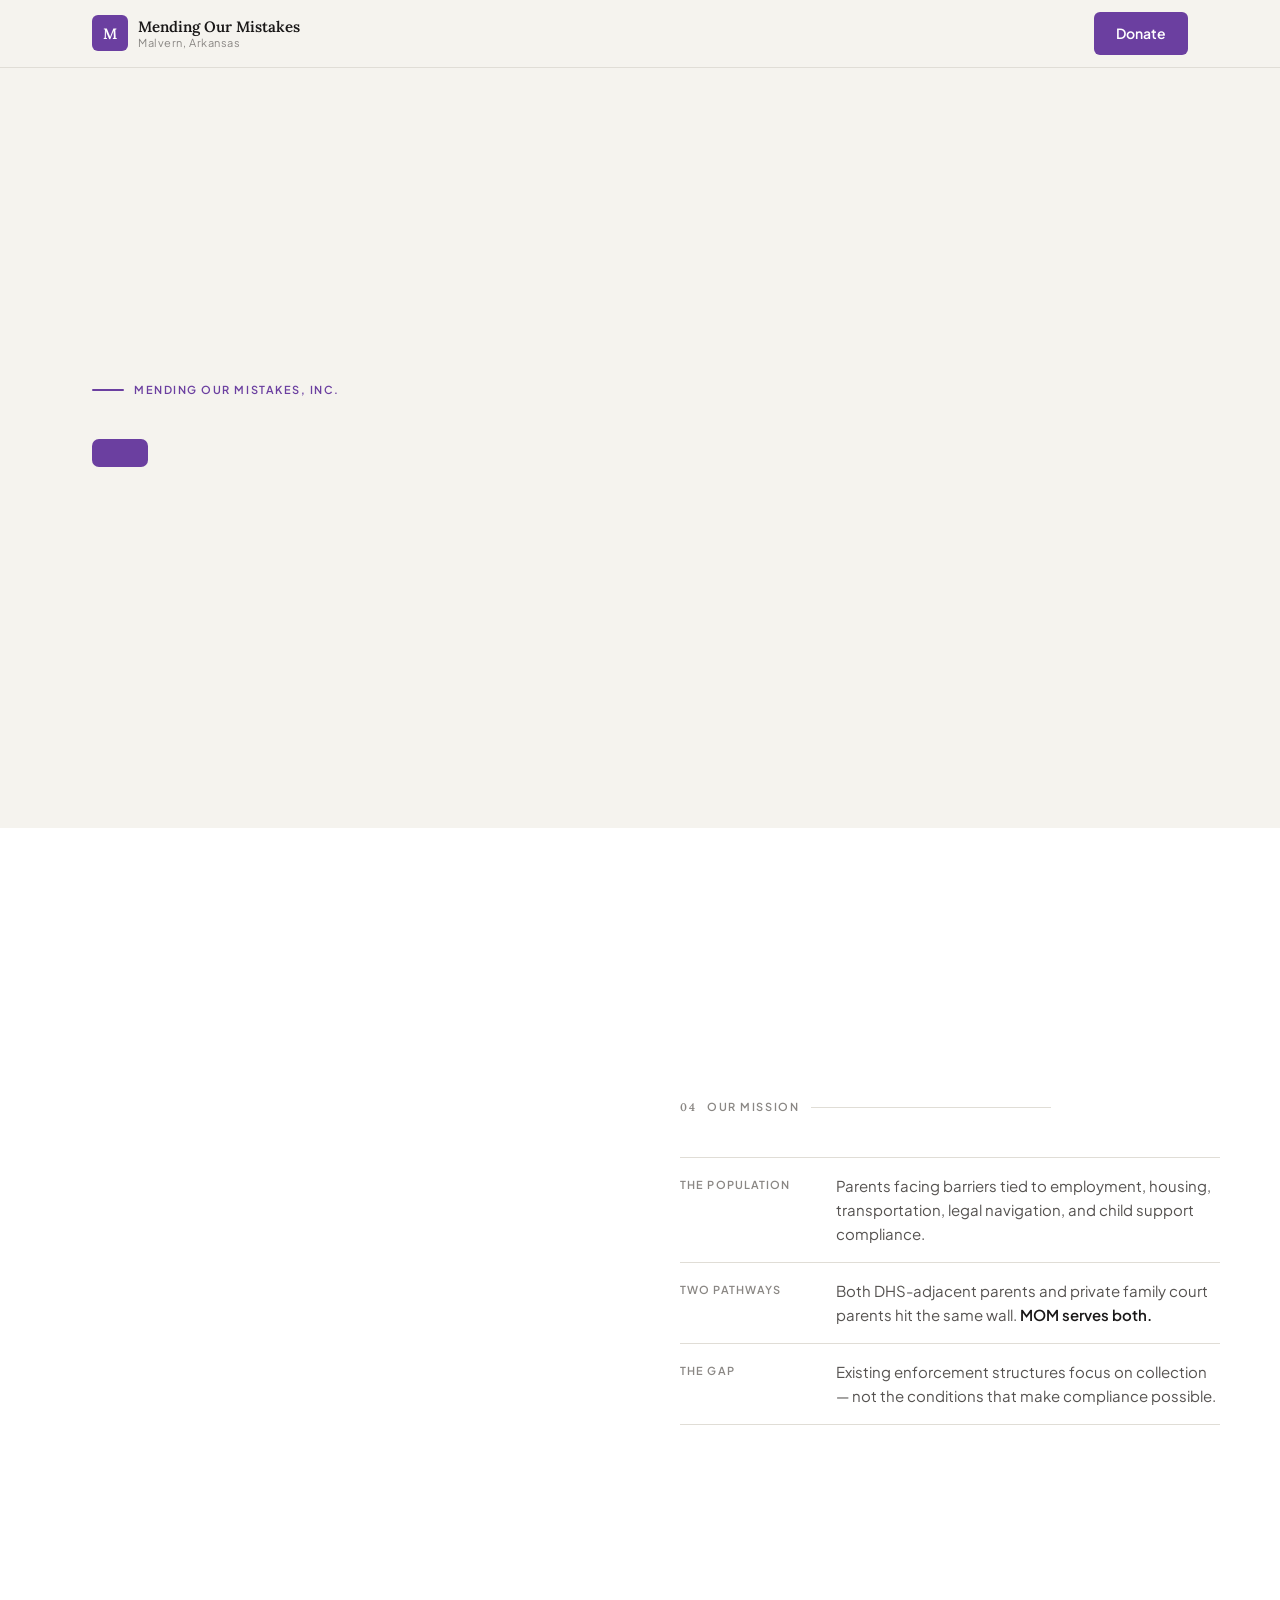
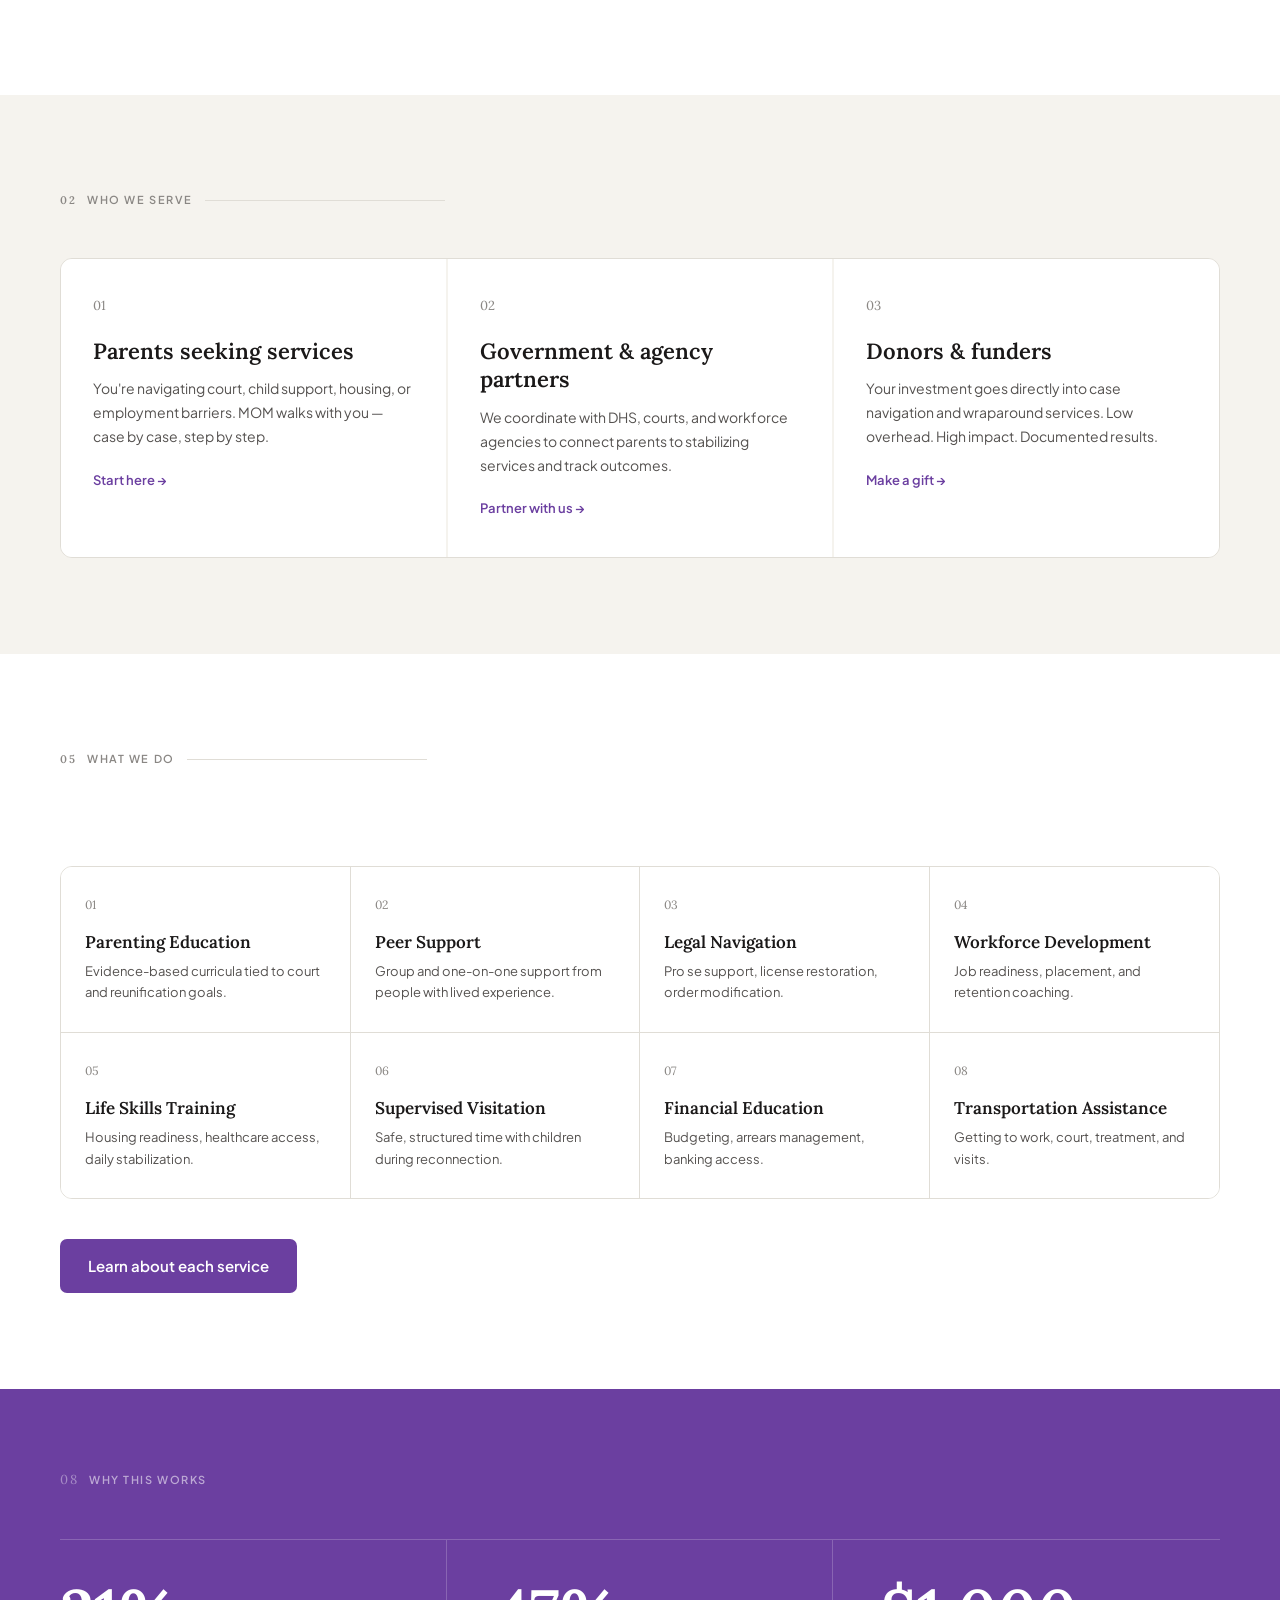
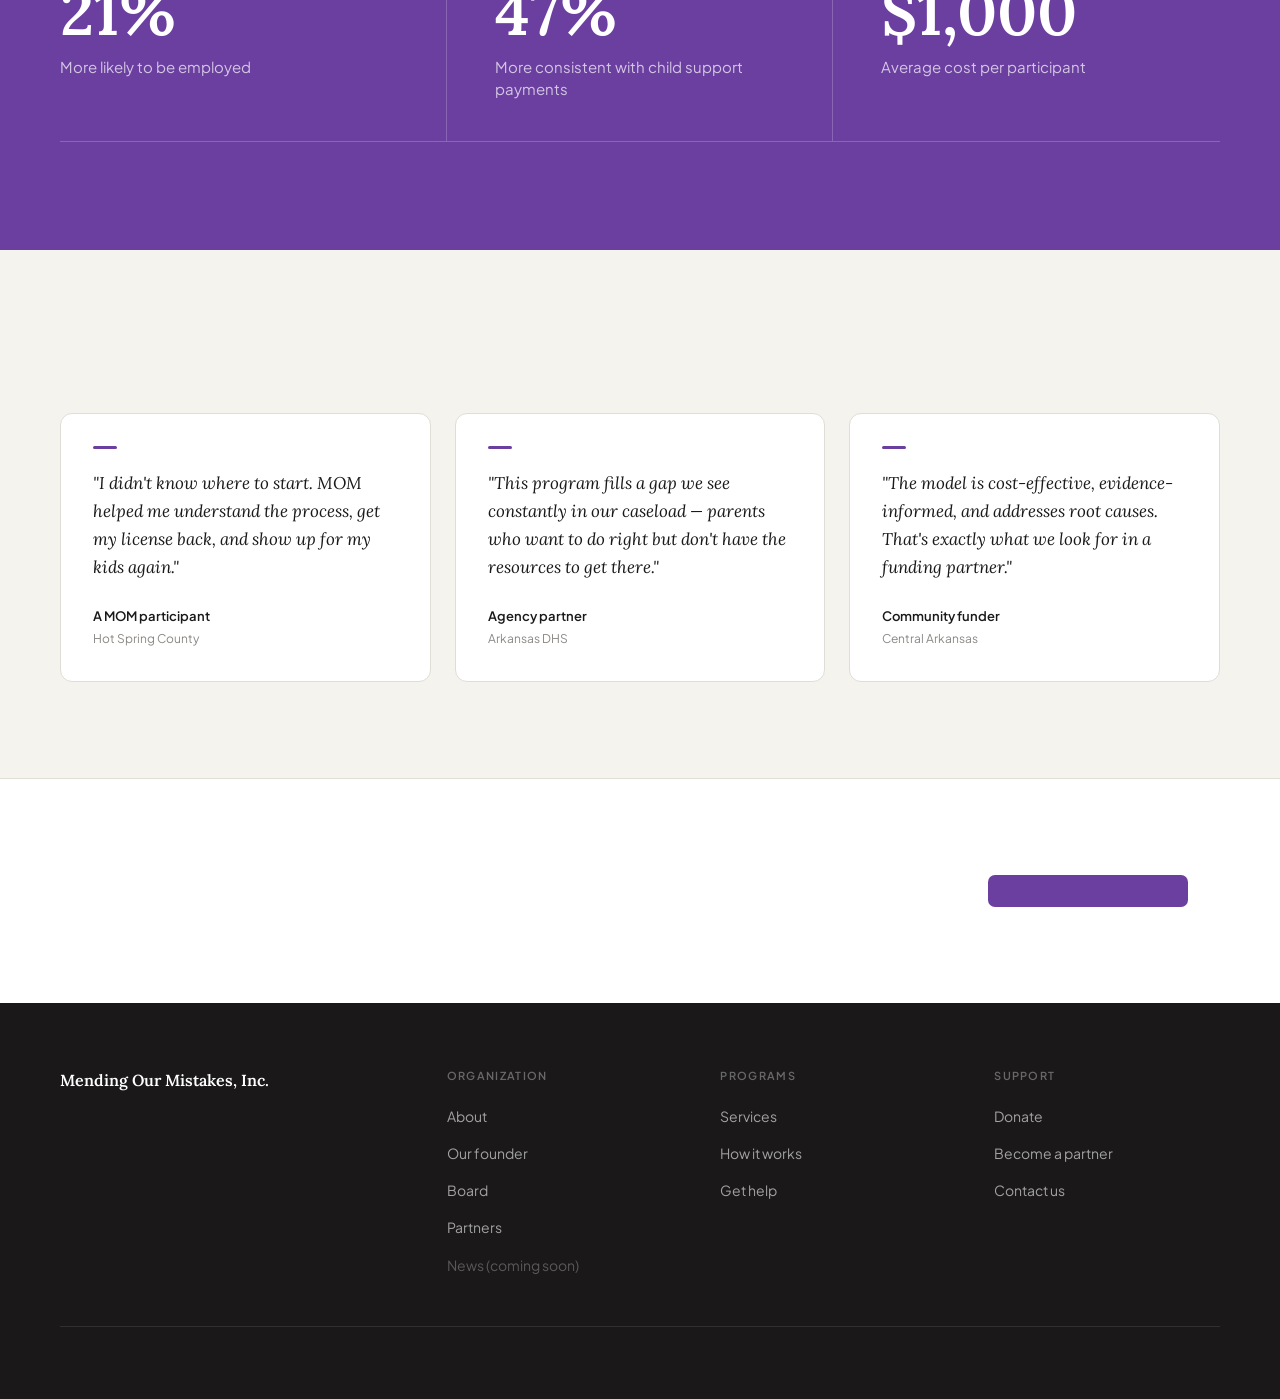
<file: index.html>
<!DOCTYPE html>
<html lang="en">
<head>
  <meta charset="UTF-8">
  <meta name="viewport" content="width=device-width, initial-scale=1.0">
  <title>Mending Our Mistakes — Malvern, Arkansas</title>
  <meta name="description" content="Mending Our Mistakes supports noncustodial parents navigating family court in Arkansas with case navigation, employment support, legal guidance, and more.">
  <link rel="preconnect" href="https://fonts.googleapis.com">
  <link rel="preconnect" href="https://fonts.gstatic.com" crossorigin>
  <link href="https://fonts.googleapis.com/css2?family=Lora:ital,wght@0,400;0,600;1,400;1,600&family=Plus+Jakarta+Sans:wght@400;500;600&display=swap" rel="stylesheet">
  <link rel="stylesheet" href="style.css">
</head>
<body>

  <a href="#main-content" class="skip-link">Skip to main content</a>

  <div class="nav-overlay" id="navOverlay" aria-hidden="true"></div>

  <nav aria-label="Main navigation">
    <div class="nav-inner">
      <a href="index.html" class="nav-logo" aria-label="Mending Our Mistakes home">
        <div class="nav-logo-mark"><span>M</span></div>
        <div class="nav-logo-text">
          Mending Our Mistakes
          <small>Malvern, Arkansas</small>
        </div>
      </a>
      <ul class="nav-links" role="list"></ul>
      <a href="donate.html" class="btn-donate">Donate</a>
      <button class="nav-mobile-toggle" aria-label="Open menu" aria-expanded="false">
        <span></span><span></span><span></span>
      </button>
    </div>
  </nav>

  <section class="hero" aria-label="Hero">
    <div class="hero-media" aria-hidden="true">
      <video
        class="hero-video"
        autoplay
        muted
        loop
        playsinline
        poster="[data-uri]"
      >
        <!-- Replace this source with your broll video file, e.g. video/hero.mp4 -->
        <!-- <source src="video/hero.mp4" type="video/mp4"> -->
      </video>
      <img
        class="hero-fallback"
        src="[data-uri]"
        alt=""
        aria-hidden="true"
      >
    </div>
    <div class="hero-overlay"></div>
    <div class="hero-inner">
      <div class="hero-eyebrow">
        <div class="hero-eyebrow-line"></div>
        <span>Mending Our Mistakes, Inc.</span>
      </div>
      <h1></h1>
      <p class="hero-sub"></p>
      <div class="hero-ctas">
        <a href="get-help.html" class="btn-primary"></a>
        <a href="donate.html" class="btn-outline"></a>
      </div>
      <p class="hero-location"></p>
    </div>
    <button
      class="hero-video-toggle"
      id="videoToggle"
      aria-label="Pause background video"
      aria-pressed="false"
      title="Pause background video"
    >
      <svg class="icon-pause" width="14" height="14" viewBox="0 0 16 16" fill="currentColor" aria-hidden="true" focusable="false">
        <rect x="3" y="2" width="4" height="12" rx="1"/>
        <rect x="9" y="2" width="4" height="12" rx="1"/>
      </svg>
      <svg class="icon-play" width="14" height="14" viewBox="0 0 16 16" fill="currentColor" aria-hidden="true" focusable="false" style="display:none">
        <path d="M4 2.5a1 1 0 0 1 1.5-.87l8 5.5a1 1 0 0 1 0 1.74l-8 5.5A1 1 0 0 1 4 13.5v-11z"/>
      </svg>
    </button>
  </section>

  <section class="mission" id="main-content" aria-labelledby="mission-heading">
    <div class="section-inner">
      <div class="mission-layout">
        <div class="mission-image">
          <img
            src="[data-uri]"
            alt=""
            loading="lazy"
          >
        </div>
        <div class="mission-text">
          <div class="section-label">
            <span id="missionLabel"><span class="section-num" id="missionNum">04</span>&nbsp;&nbsp;<span id="missionLabelText">Our mission</span></span>
          </div>
          <h2 class="display" id="mission-heading"></h2>
          <p id="aboutMissionBodyHome"></p>
          <dl class="mission-detail-list">
            <div class="mission-detail-item">
              <dt>The population</dt>
              <dd>Parents facing barriers tied to employment, housing, transportation, legal navigation, and child support compliance.</dd>
            </div>
            <div class="mission-detail-item">
              <dt>Two pathways</dt>
              <dd>Both DHS-adjacent parents and private family court parents hit the same wall. <strong>MOM serves both.</strong></dd>
            </div>
            <div class="mission-detail-item">
              <dt>The gap</dt>
              <dd>Existing enforcement structures focus on collection — not the conditions that make compliance possible.</dd>
            </div>
          </dl>
        </div>
      </div>
    </div>
  </section>

  <section class="serve" aria-labelledby="serve-heading">
    <div class="section-inner">
      <div class="section-label">
        <span id="serveLabel"><span class="section-num" id="serveNum">02</span>&nbsp;&nbsp;<span id="serveLabelText">Who we serve</span></span>
      </div>
      <h2 class="display" id="serve-heading"></h2>
      <div class="serve-grid">
        <div class="serve-card">
          <div class="serve-card-num">01</div>
          <h3>Parents seeking services</h3>
          <p>You're navigating court, child support, housing, or employment barriers. MOM walks with you — case by case, step by step.</p>
          <a href="get-help.html" class="serve-link">Start here &rarr;</a>
        </div>
        <div class="serve-card">
          <div class="serve-card-num">02</div>
          <h3>Government &amp; agency partners</h3>
          <p>We coordinate with DHS, courts, and workforce agencies to connect parents to stabilizing services and track outcomes.</p>
          <a href="partners.html" class="serve-link">Partner with us &rarr;</a>
        </div>
        <div class="serve-card">
          <div class="serve-card-num">03</div>
          <h3>Donors &amp; funders</h3>
          <p>Your investment goes directly into case navigation and wraparound services. Low overhead. High impact. Documented results.</p>
          <a href="donate.html" class="serve-link">Make a gift &rarr;</a>
        </div>
      </div>
    </div>
  </section>

  <section class="services" aria-labelledby="services-heading">
    <div class="section-inner">
      <div class="services-intro">
        <div>
          <div class="section-label">
            <span id="servicesLabel"><span class="section-num" id="servicesNum">05</span>&nbsp;&nbsp;<span id="servicesLabelText">What we do</span></span>
          </div>
          <h2 class="display" id="services-heading"></h2>
        </div>
        <p class="services-desc" id="servicesDesc"></p>
      </div>
      <div class="services-grid">
        <div class="service-card">
          <div class="service-num">01</div>
          <h3>Parenting Education</h3>
          <p>Evidence-based curricula tied to court and reunification goals.</p>
        </div>
        <div class="service-card">
          <div class="service-num">02</div>
          <h3>Peer Support</h3>
          <p>Group and one-on-one support from people with lived experience.</p>
        </div>
        <div class="service-card">
          <div class="service-num">03</div>
          <h3>Legal Navigation</h3>
          <p>Pro se support, license restoration, order modification.</p>
        </div>
        <div class="service-card">
          <div class="service-num">04</div>
          <h3>Workforce Development</h3>
          <p>Job readiness, placement, and retention coaching.</p>
        </div>
        <div class="service-card">
          <div class="service-num">05</div>
          <h3>Life Skills Training</h3>
          <p>Housing readiness, healthcare access, daily stabilization.</p>
        </div>
        <div class="service-card">
          <div class="service-num">06</div>
          <h3>Supervised Visitation</h3>
          <p>Safe, structured time with children during reconnection.</p>
        </div>
        <div class="service-card">
          <div class="service-num">07</div>
          <h3>Financial Education</h3>
          <p>Budgeting, arrears management, banking access.</p>
        </div>
        <div class="service-card">
          <div class="service-num">08</div>
          <h3>Transportation Assistance</h3>
          <p>Getting to work, court, treatment, and visits.</p>
        </div>
      </div>
      <div class="services-cta">
        <a href="services.html" class="btn-primary">Learn about each service</a>
        <a href="get-help.html" class="btn-outline">Apply for services</a>
      </div>
    </div>
  </section>

  <section class="stats" aria-labelledby="stats-heading">
    <div class="stats-inner">
      <p class="stats-eyebrow" id="statsEyebrow"><span class="section-num" style="color:rgba(255,255,255,0.4);" id="statsNum">08</span>&nbsp;&nbsp;<span id="statsEyebrowText">Why this works</span></p>
      <h2 class="display" id="stats-heading" style="color:#fff; margin-bottom:8px;"></h2>
      <p id="statsIntro" style="color:rgba(255,255,255,0.65); font-size:16px; line-height:1.6;"></p>
      <div class="stats-grid">
        <div class="stat-item">
          <div class="num">21%</div>
          <div class="label">More likely to be employed</div>
        </div>
        <div class="stat-item">
          <div class="num">47%</div>
          <div class="label">More consistent with child support payments</div>
        </div>
        <div class="stat-item">
          <div class="num">$1,000</div>
          <div class="label">Average cost per participant</div>
        </div>
      </div>
      <p class="stats-source" id="statsSource"></p>
    </div>
  </section>

  <section class="testimonials" aria-labelledby="testimonials-heading">
    <div class="section-inner">
      <div class="section-label">
        <span id="testimonialsLabel">Voices</span>
      </div>
      <h2 class="display" id="testimonials-heading"></h2>
      <div class="testimonials-grid">
        <div class="testimonial-card">
          <div class="testimonial-mark"></div>
          <p class="testimonial-quote">"I didn't know where to start. MOM helped me understand the process, get my license back, and show up for my kids again."</p>
          <div class="testimonial-name">A MOM participant</div>
          <div class="testimonial-detail">Hot Spring County</div>
        </div>
        <div class="testimonial-card">
          <div class="testimonial-mark"></div>
          <p class="testimonial-quote">"This program fills a gap we see constantly in our caseload — parents who want to do right but don't have the resources to get there."</p>
          <div class="testimonial-name">Agency partner</div>
          <div class="testimonial-detail">Arkansas DHS</div>
        </div>
        <div class="testimonial-card">
          <div class="testimonial-mark"></div>
          <p class="testimonial-quote">"The model is cost-effective, evidence-informed, and addresses root causes. That's exactly what we look for in a funding partner."</p>
          <div class="testimonial-name">Community funder</div>
          <div class="testimonial-detail">Central Arkansas</div>
        </div>
      </div>
    </div>
  </section>

  <div class="donate-cta" role="region" aria-label="Donate">
    <div class="donate-cta-inner">
      <div>
        <h2></h2>
        <p id="donateCTABody"></p>
      </div>
      <div class="donate-cta-actions">
        <a href="donate.html" class="btn-primary btn-large" id="donateCTAPrimary"></a>
        <a href="about.html" class="btn-outline btn-large" id="donateCTASecondary"></a>
      </div>
    </div>
  </div>

  <div id="additionalBlocksAnchor"></div>

  <footer>
    <div class="footer-inner">
      <div class="footer-top">
        <div class="footer-brand">
          <div class="footer-logo-text">Mending Our Mistakes, Inc.</div>
          <p id="footerTagline"></p>
        </div>
        <div class="footer-col">
          <h4>Organization</h4>
          <ul>
            <li><a href="about.html">About</a></li>
            <li><a href="about.html#rachel">Our founder</a></li>
            <li><a href="about.html#board">Board</a></li>
            <li><a href="partners.html">Partners</a></li>
            <li><span class="coming">News (coming soon)</span></li>
          </ul>
        </div>
        <div class="footer-col">
          <h4>Programs</h4>
          <ul>
            <li><a href="services.html">Services</a></li>
            <li><a href="how-it-works.html">How it works</a></li>
            <li><a href="get-help.html">Get help</a></li>
          </ul>
        </div>
        <div class="footer-col">
          <h4>Support</h4>
          <ul>
            <li><a href="donate.html">Donate</a></li>
            <li><a href="partners.html">Become a partner</a></li>
            <li><a href="mailto:info@mendingourmistakes.org">Contact us</a></li>
          </ul>
        </div>
      </div>
      <div class="footer-bottom">
        <span id="footerCopyright"></span>
        <span id="footerCounties"></span>
      </div>
    </div>
  </footer>

  <script src="blocks.js"></script>
  <script src="seo.js"></script>
  <script src="animations.js"></script>
  <script src="nav.js"></script>
  <script src="home.js"></script>
  <script>
    // Mobile nav toggle with overlay
    const navToggle = document.querySelector('.nav-mobile-toggle');
    const navLinks = document.querySelector('.nav-links');
    const navOverlay = document.getElementById('navOverlay');

    function openNav() {
      navLinks.classList.add('mobile-open');
      navOverlay.style.display = 'block';
      requestAnimationFrame(() => navOverlay.classList.add('open'));
      navToggle.setAttribute('aria-expanded', 'true');
      navToggle.setAttribute('aria-label', 'Close menu');
      document.body.style.overflow = 'hidden';
    }

    function closeNav() {
      navLinks.classList.remove('mobile-open');
      navOverlay.classList.remove('open');
      navOverlay.addEventListener('transitionend', () => {
        navOverlay.style.display = 'none';
      }, { once: true });
      navToggle.setAttribute('aria-expanded', 'false');
      navToggle.setAttribute('aria-label', 'Open menu');
      document.body.style.overflow = '';
    }

    navToggle.addEventListener('click', () => {
      navLinks.classList.contains('mobile-open') ? closeNav() : openNav();
    });

    navOverlay.addEventListener('click', closeNav);

    document.addEventListener('keydown', (e) => {
      if (e.key === 'Escape' && navLinks.classList.contains('mobile-open')) closeNav();
    });

    // Hero video: respect prefers-reduced-motion, wire up toggle button
    const video = document.querySelector('.hero-video');
    const videoBtn = document.getElementById('videoToggle');
    const iconPause = videoBtn && videoBtn.querySelector('.icon-pause');
    const iconPlay = videoBtn && videoBtn.querySelector('.icon-play');
    const prefersReduced = window.matchMedia('(prefers-reduced-motion: reduce)').matches;

    if (video) {
      if (prefersReduced) {
        // Reduced motion: pause immediately, show fallback, hide button
        video.pause();
        video.style.display = 'none';
        if (videoBtn) videoBtn.style.display = 'none';
      } else {
        // Has a source: try to play; if no source loaded, hide video and show fallback only
        if (!video.querySelector('source')) {
          video.style.display = 'none';
          if (videoBtn) videoBtn.style.display = 'none';
        }
      }

      if (videoBtn && !prefersReduced) {
        videoBtn.addEventListener('click', () => {
          const paused = video.paused;
          if (paused) {
            video.play();
            videoBtn.setAttribute('aria-label', 'Pause background video');
            videoBtn.setAttribute('aria-pressed', 'false');
            iconPause.style.display = '';
            iconPlay.style.display = 'none';
          } else {
            video.pause();
            videoBtn.setAttribute('aria-label', 'Play background video');
            videoBtn.setAttribute('aria-pressed', 'true');
            iconPause.style.display = 'none';
            iconPlay.style.display = '';
          }
        });
      }
    }
  </script>
</body>
</html>
</file>
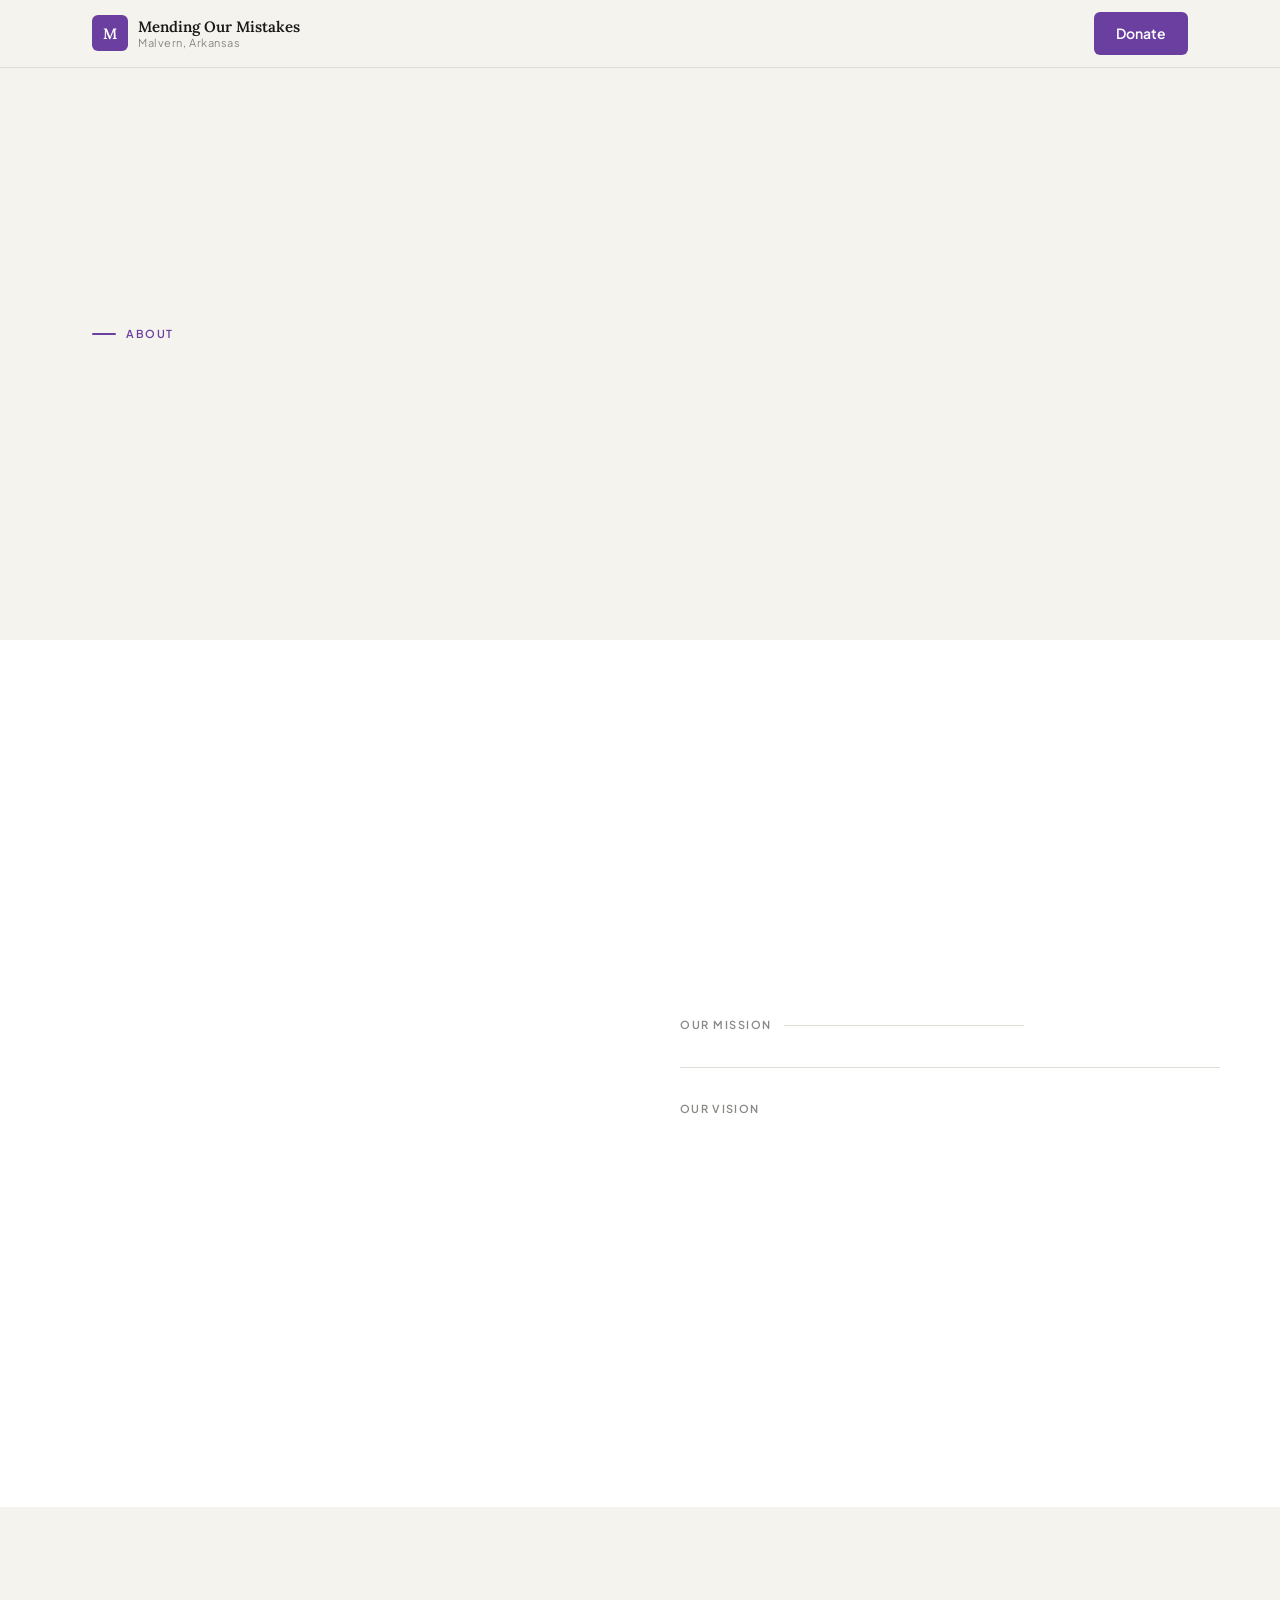
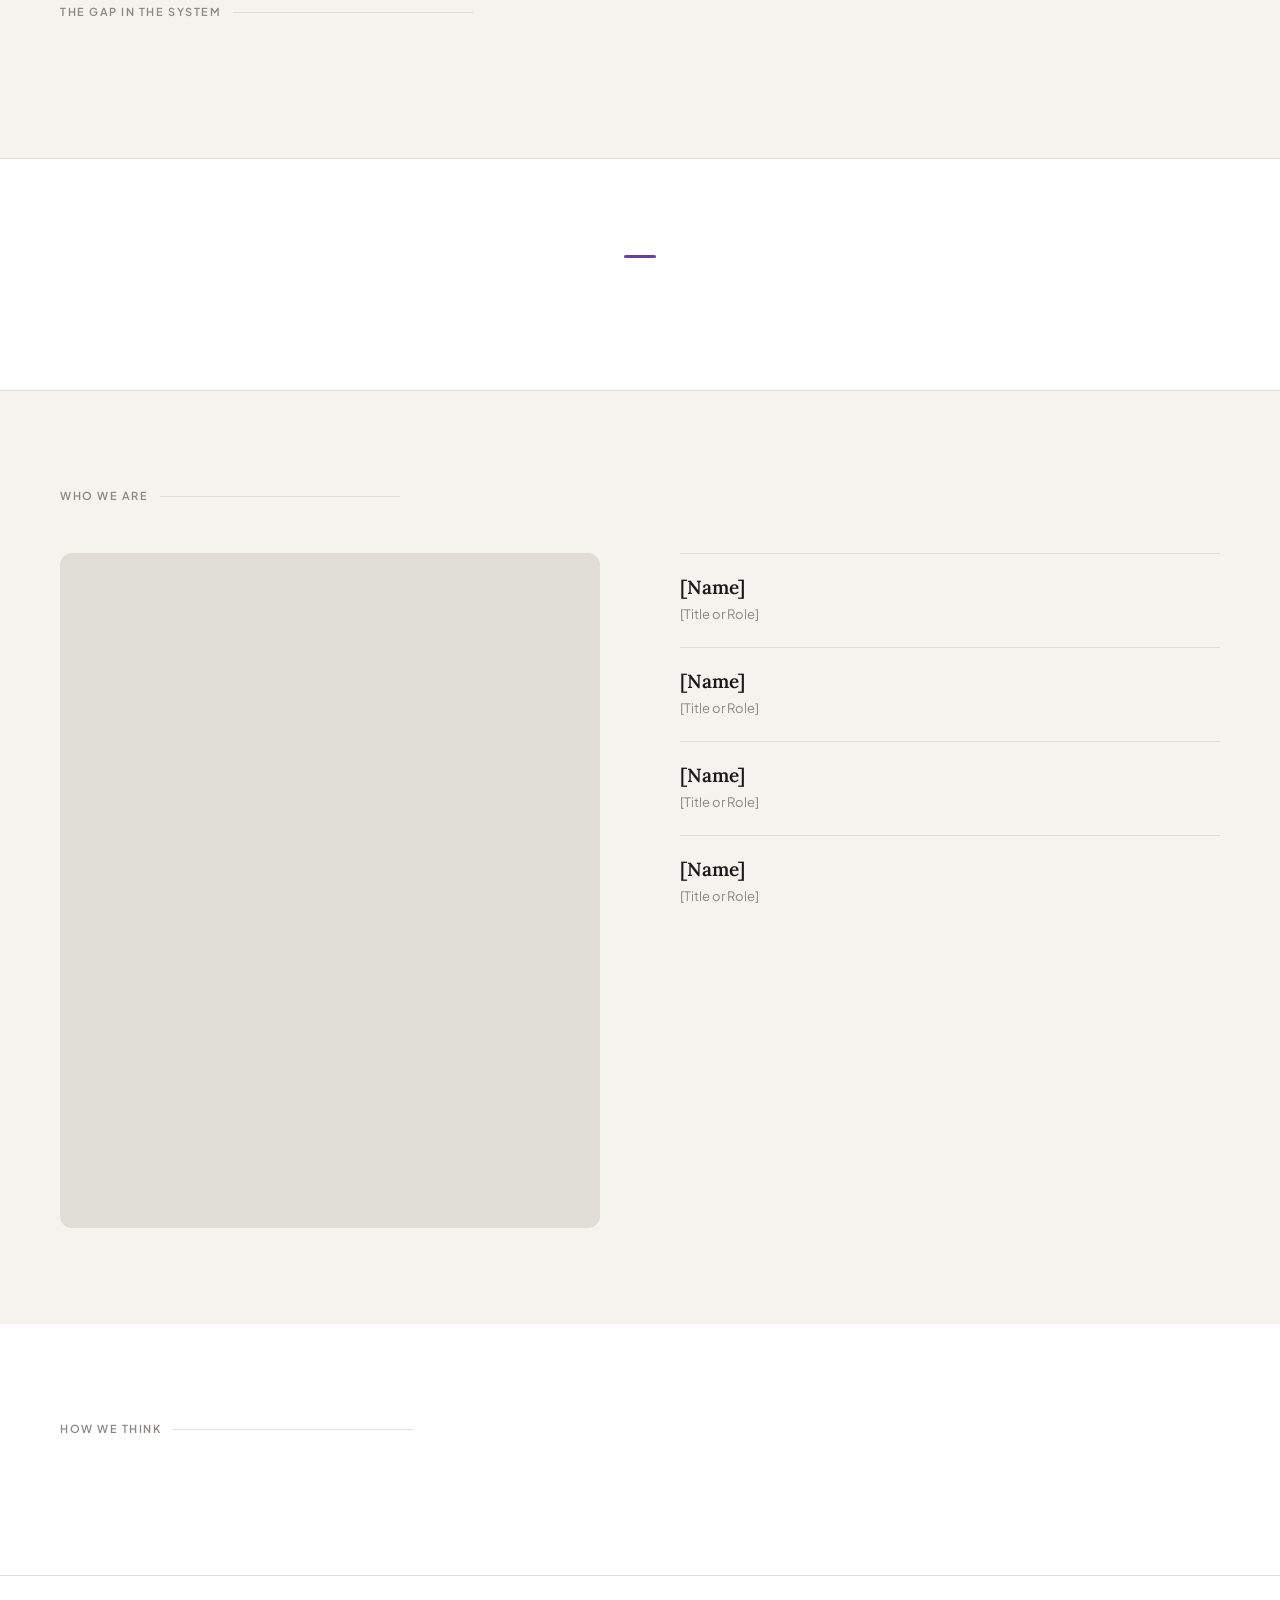
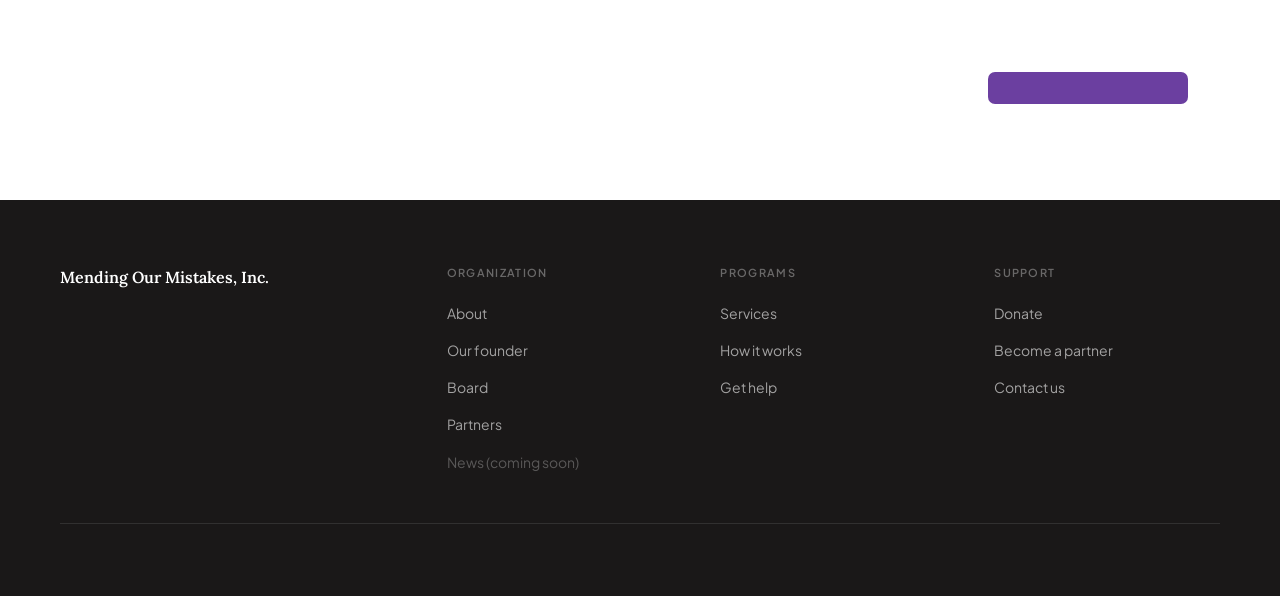
<file: about.html>
<!DOCTYPE html>
<html lang="en">
<head>
  <meta charset="UTF-8">
  <meta name="viewport" content="width=device-width, initial-scale=1.0">
  <title>About — Mending Our Mistakes</title>
  <meta name="description" content="Mending Our Mistakes supports noncustodial parents in Arkansas navigating family court. Learn about our mission, founder, and philosophy.">
  <link rel="preconnect" href="https://fonts.googleapis.com">
  <link rel="preconnect" href="https://fonts.gstatic.com" crossorigin>
  <link href="https://fonts.googleapis.com/css2?family=Lora:ital,wght@0,400;0,600;1,400;1,600&family=Plus+Jakarta+Sans:wght@400;500;600&display=swap" rel="stylesheet">
  <link rel="stylesheet" href="style.css">
  <style>
    /* ─── ABOUT PAGE SPECIFIC ─────────────────────────── */

    .about-mission { background: var(--bg-white); }

    .about-mission-layout {
      display: grid;
      grid-template-columns: 1fr 1fr;
      gap: 80px;
      align-items: center;
    }

    .about-mission-image {
      border-radius: 12px;
      overflow: hidden;
      aspect-ratio: 4/5;
    }

    .about-mission-image img {
      width: 100%;
      height: 100%;
      object-fit: cover;
      display: block;
    }

    .about-mission-text .display {
      margin-bottom: 24px;
    }

    .about-mission-text p {
      font-size: 17px;
      color: var(--text-mid);
      line-height: 1.75;
      margin-bottom: 20px;
    }

    .about-vision {
      margin-top: 32px;
      padding-top: 32px;
      border-top: 0.5px solid var(--border);
    }

    .about-vision-label {
      font-size: 11px;
      font-weight: 600;
      letter-spacing: 0.12em;
      text-transform: uppercase;
      color: var(--text-muted);
      margin-bottom: 12px;
    }

    .about-vision p {
      font-size: 16px;
      color: var(--text-mid);
      line-height: 1.75;
      margin-bottom: 0;
    }

    /* ─── PROBLEM SECTION ─────────────────────────────── */

    .about-problem { background: var(--bg); }

    .about-problem-layout {
      display: grid;
      grid-template-columns: 1fr 1fr;
      gap: 80px;
      align-items: start;
    }

    .about-problem-body p {
      font-size: 17px;
      color: var(--text-mid);
      line-height: 1.75;
      margin-bottom: 20px;
    }

    .about-problem-body p:last-child { margin-bottom: 0; }

    /* ─── QUOTE ───────────────────────────────────────── */

    .about-quote {
      background: var(--bg-white);
      border-top: 0.5px solid var(--border);
      border-bottom: 0.5px solid var(--border);
      padding: 96px 32px;
    }

    .about-quote-inner {
      max-width: 800px;
      margin: 0 auto;
      text-align: center;
    }

    .about-quote-mark {
      width: 32px;
      height: 3px;
      background: var(--purple);
      border-radius: 2px;
      margin: 0 auto 36px;
    }

    .about-quote blockquote {
      font-family: var(--font-serif);
      font-size: clamp(22px, 3vw, 32px);
      font-style: italic;
      font-weight: 400;
      color: var(--text);
      line-height: 1.5;
      margin: 0 0 32px;
    }

    .about-quote cite {
      font-family: var(--font-sans);
      font-size: 13px;
      font-weight: 600;
      font-style: normal;
      color: var(--text-muted);
      letter-spacing: 0.06em;
      text-transform: uppercase;
    }

    /* ─── FOUNDER + BOARD ─────────────────────────────── */

    .about-people { background: var(--bg); }

    .about-people-layout {
      display: grid;
      grid-template-columns: 1fr 1fr;
      gap: 80px;
      align-items: start;
      margin-top: 48px;
    }

    .about-founder-image {
      border-radius: 12px;
      overflow: hidden;
      aspect-ratio: 3/4;
      background: var(--border);
      margin-bottom: 24px;
    }

    .about-founder-image img {
      width: 100%;
      height: 100%;
      object-fit: cover;
      object-position: center top;
      display: block;
    }

    .about-founder-name {
      font-family: var(--font-serif);
      font-size: 20px;
      font-weight: 600;
      color: var(--text);
      margin-bottom: 4px;
    }

    .about-founder-title {
      font-size: 13px;
      color: var(--text-muted);
      font-weight: 500;
    }

    .about-board-list {
      list-style: none;
      border-top: 0.5px solid var(--border);
    }

    .about-board-item {
      padding: 20px 0;
      border-bottom: 0.5px solid var(--border);
    }

    .about-board-name {
      font-family: var(--font-serif);
      font-size: 17px;
      font-weight: 600;
      color: var(--text);
      margin-bottom: 3px;
    }

    .about-board-title {
      font-size: 13px;
      color: var(--text-muted);
    }

    /* ─── PHILOSOPHY ──────────────────────────────────── */

    .about-philosophy { background: var(--bg-white); }

    .about-philosophy-layout {
      display: grid;
      grid-template-columns: 1fr 1fr;
      gap: 80px;
      align-items: start;
    }

    .about-philosophy-body p {
      font-size: 17px;
      color: var(--text-mid);
      line-height: 1.75;
      margin-bottom: 20px;
    }

    .about-philosophy-body p:last-child { margin-bottom: 0; }

    /* ─── RESPONSIVE ──────────────────────────────────── */

    @media (max-width: 900px) {
      .about-mission-layout,
      .about-problem-layout,
      .about-people-layout,
      .about-philosophy-layout { grid-template-columns: 1fr; gap: 40px; }
      .about-mission-image { aspect-ratio: 16/9; }
      .about-quote { padding: 72px 24px; }
    }
  </style>
</head>
<body>

  <a href="#main-content" class="skip-link">Skip to main content</a>
  <div class="nav-overlay" id="navOverlay" aria-hidden="true"></div>

  <nav aria-label="Main navigation">
    <div class="nav-inner">
      <a href="index.html" class="nav-logo" aria-label="Mending Our Mistakes home">
        <div class="nav-logo-mark"><span>M</span></div>
        <div class="nav-logo-text">
          Mending Our Mistakes
          <small>Malvern, Arkansas</small>
        </div>
      </a>
      <ul class="nav-links" role="list"></ul>
      <a href="donate.html" class="btn-donate">Donate</a>
      <button class="nav-mobile-toggle" aria-label="Open menu" aria-expanded="false">
        <span></span><span></span><span></span>
      </button>
    </div>
  </nav>

  <div class="interior-hero" id="main-content">
    <div class="interior-hero-inner">
      <div class="interior-hero-media" id="interiorHeroMedia">
        <video
          class="interior-hero-video"
          id="interiorHeroVideo"
          autoplay muted loop playsinline
          poster="[data-uri]"
          style="display:none"
        ></video>
        <img
          class="hero-fallback"
          id="interiorHeroImg"
          src="[data-uri]"
          alt=""
          aria-hidden="true"
        >
        <button
          class="interior-hero-toggle"
          id="interiorVideoToggle"
          aria-label="Pause background video"
          aria-pressed="false"
          style="display:none"
        >
          <svg class="icon-pause" width="12" height="12" viewBox="0 0 16 16" fill="currentColor" aria-hidden="true">
            <rect x="3" y="2" width="4" height="12" rx="1"/>
            <rect x="9" y="2" width="4" height="12" rx="1"/>
          </svg>
          <svg class="icon-play" width="12" height="12" viewBox="0 0 16 16" fill="currentColor" aria-hidden="true" style="display:none">
            <path d="M4 2.5a1 1 0 0 1 1.5-.87l8 5.5a1 1 0 0 1 0 1.74l-8 5.5A1 1 0 0 1 4 13.5v-11z"/>
          </svg>
        </button>
      </div>
      <div class="interior-hero-text">
        <div class="interior-hero-label" id="aboutHeroLabel">About</div>
        <h1 id="aboutHeroHeadline"></h1>
        <p class="interior-hero-sub" id="aboutHeroSub"></p>
      </div>
    </div>
  </div>

  <section class="about-mission" aria-labelledby="aboutMissionHeadline">
    <div class="section-inner">
      <div class="about-mission-layout">
        <div class="about-mission-image">
          <img
            src="[data-uri]"
            alt=""
            id="aboutMissionImg"
            loading="lazy"
          >
        </div>
        <div class="about-mission-text">
          <div class="section-label">
            <span>Our mission</span>
          </div>
          <h2 class="display" id="aboutMissionHeadline"></h2>
          <p id="aboutMissionBody"></p>
          <div class="about-vision">
            <div class="about-vision-label">Our vision</div>
            <p id="aboutVisionBody"></p>
          </div>
        </div>
      </div>
    </div>
  </section>

  <section class="about-problem" aria-labelledby="aboutProblemHeadline">
    <div class="section-inner">
      <div class="about-problem-layout">
        <div>
          <div class="section-label">
            <span>The gap in the system</span>
          </div>
          <h2 class="display" id="aboutProblemHeadline"></h2>
        </div>
        <div class="about-problem-body">
          <p id="aboutProblemBody1"></p>
          <p id="aboutProblemBody2"></p>
          <p id="aboutProblemBody3"></p>
        </div>
      </div>
    </div>
  </section>

  <div class="about-quote" role="region" aria-label="Founder quote">
    <div class="about-quote-inner">
      <div class="about-quote-mark"></div>
      <blockquote id="aboutQuoteText"></blockquote>
      <cite id="aboutQuoteCite"></cite>
    </div>
  </div>

  <section class="about-people" aria-labelledby="people-heading">
    <div class="section-inner">
      <div class="section-label">
        <span>Who we are</span>
      </div>
      <h2 class="display" id="people-heading"></h2>
      <div class="about-people-layout">
        <div class="about-people-image" id="aboutPeopleImageWrap">
          <img
            src="[data-uri]"
            alt=""
            id="aboutPeopleImg"
            loading="lazy"
          >
        </div>
        <div class="about-people-right">
          <ul class="about-people-list" id="peopleList">
            <li class="about-people-item">
              <div class="about-people-info">
                <div class="about-people-name">[Name]</div>
                <div class="about-people-title">[Title or Role]</div>
              </div>
            </li>
            <li class="about-people-item">
              <div class="about-people-info">
                <div class="about-people-name">[Name]</div>
                <div class="about-people-title">[Title or Role]</div>
              </div>
            </li>
            <li class="about-people-item">
              <div class="about-people-info">
                <div class="about-people-name">[Name]</div>
                <div class="about-people-title">[Title or Role]</div>
              </div>
            </li>
            <li class="about-people-item">
              <div class="about-people-info">
                <div class="about-people-name">[Name]</div>
                <div class="about-people-title">[Title or Role]</div>
              </div>
            </li>
          </ul>
        </div>
      </div>
    </div>
  </section>

  <section class="about-philosophy" aria-labelledby="aboutPhilosophyHeadline">
    <div class="section-inner">
      <div class="about-philosophy-layout">
        <div>
          <div class="section-label">
            <span>How we think</span>
          </div>
          <h2 class="display" id="aboutPhilosophyHeadline"></h2>
        </div>
        <div class="about-philosophy-body">
          <p id="aboutPhilosophyBody1"></p>
          <p id="aboutPhilosophyBody2"></p>
        </div>
      </div>
    </div>
  </section>

  <div class="donate-cta" role="region" aria-label="Donate">
    <div class="donate-cta-inner">
      <div>
        <h2 id="aboutDonateHeadline"></h2>
        <p id="donateCTABody"></p>
      </div>
      <div class="donate-cta-actions">
        <a href="donate.html" class="btn-primary btn-large" id="donateCTAPrimary"></a>
        <a href="get-help.html" class="btn-outline btn-large" id="donateCTASecondary"></a>
      </div>
    </div>
  </div>

  <div id="additionalBlocksAnchor"></div>

  <footer>
    <div class="footer-inner">
      <div class="footer-top">
        <div class="footer-brand">
          <div class="footer-logo-text">Mending Our Mistakes, Inc.</div>
          <p id="footerTagline"></p>
        </div>
        <div class="footer-col">
          <h4>Organization</h4>
          <ul>
            <li><a href="about.html">About</a></li>
            <li><a href="about.html#rachel">Our founder</a></li>
            <li><a href="about.html#board">Board</a></li>
            <li><a href="partners.html">Partners</a></li>
            <li><span class="coming">News (coming soon)</span></li>
          </ul>
        </div>
        <div class="footer-col">
          <h4>Programs</h4>
          <ul>
            <li><a href="services.html">Services</a></li>
            <li><a href="how-it-works.html">How it works</a></li>
            <li><a href="get-help.html">Get help</a></li>
          </ul>
        </div>
        <div class="footer-col">
          <h4>Support</h4>
          <ul>
            <li><a href="donate.html">Donate</a></li>
            <li><a href="partners.html">Become a partner</a></li>
            <li><a href="mailto:info@mendingourmistakes.org" id="footerEmail">Contact us</a></li>
          </ul>
        </div>
      </div>
      <div class="footer-bottom">
        <span id="footerCopyright"></span>
        <span id="footerCounties"></span>
      </div>
    </div>
  </footer>

  <script src="blocks.js"></script>
  <script src="seo.js"></script>
  <script src="animations.js"></script>
  <script src="nav.js"></script>
  <script src="about.js"></script>
  <script>
    const navToggle = document.querySelector('.nav-mobile-toggle');
    const navLinks = document.querySelector('.nav-links');
    const navOverlay = document.getElementById('navOverlay');

    function openNav() {
      navLinks.classList.add('mobile-open');
      navOverlay.style.display = 'block';
      requestAnimationFrame(() => navOverlay.classList.add('open'));
      navToggle.setAttribute('aria-expanded', 'true');
      navToggle.setAttribute('aria-label', 'Close menu');
      document.body.style.overflow = 'hidden';
    }

    function closeNav() {
      navLinks.classList.remove('mobile-open');
      navOverlay.classList.remove('open');
      navOverlay.addEventListener('transitionend', () => {
        navOverlay.style.display = 'none';
      }, { once: true });
      navToggle.setAttribute('aria-expanded', 'false');
      navToggle.setAttribute('aria-label', 'Open menu');
      document.body.style.overflow = '';
    }

    navToggle.addEventListener('click', () => {
      navLinks.classList.contains('mobile-open') ? closeNav() : openNav();
    });
    navOverlay.addEventListener('click', closeNav);
    document.addEventListener('keydown', (e) => {
      if (e.key === 'Escape' && navLinks.classList.contains('mobile-open')) closeNav();
    });
  </script>
</body>
</html>
</file>
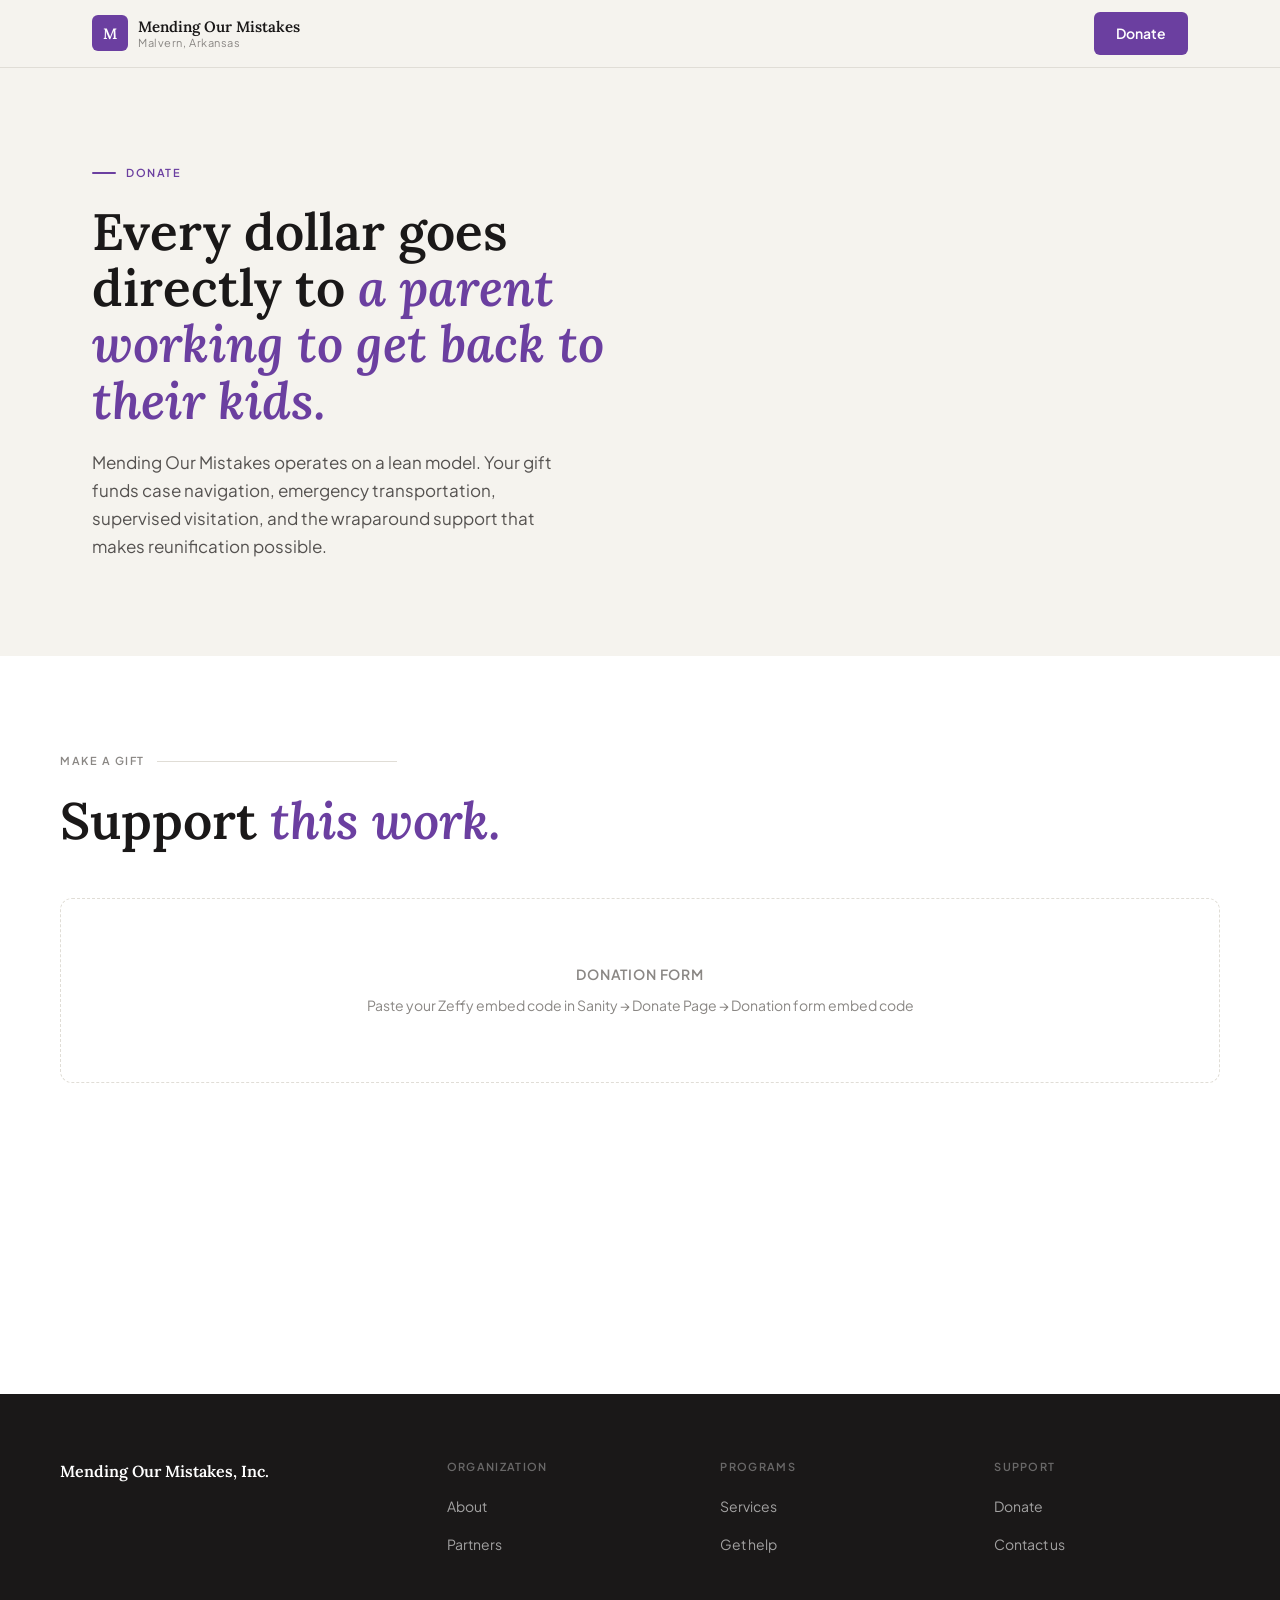
<file: donate.html>
<!DOCTYPE html>
<html lang="en">
<head>
  <meta charset="UTF-8">
  <meta name="viewport" content="width=device-width, initial-scale=1.0">
  <title>Donate — Mending Our Mistakes</title>
  <meta name="description" content="Support Mending Our Mistakes. Your donation goes directly to noncustodial parents working to reconnect with their children in Arkansas.">
  <link rel="preconnect" href="https://fonts.googleapis.com">
  <link rel="preconnect" href="https://fonts.gstatic.com" crossorigin>
  <link href="https://fonts.googleapis.com/css2?family=Lora:ital,wght@0,400;0,600;1,400;1,600&family=Plus+Jakarta+Sans:wght@400;500;600&display=swap" rel="stylesheet">
  <link rel="stylesheet" href="style.css">
</head>
<body>

  <a href="#main-content" class="skip-link">Skip to main content</a>
  <div class="nav-overlay" id="navOverlay" aria-hidden="true"></div>

  <nav aria-label="Main navigation">
    <div class="nav-inner">
      <a href="index.html" class="nav-logo" aria-label="Mending Our Mistakes home">
        <div class="nav-logo-mark"><span>M</span></div>
        <div class="nav-logo-text">
          Mending Our Mistakes
          <small>Malvern, Arkansas</small>
        </div>
      </a>
      <ul class="nav-links" role="list"></ul>
      <a href="donate.html" class="btn-donate">Donate</a>
      <button class="nav-mobile-toggle" aria-label="Open menu" aria-expanded="false">
        <span></span><span></span><span></span>
      </button>
    </div>
  </nav>

  <div class="interior-hero" id="main-content">
    <div class="interior-hero-inner">
      <div class="interior-hero-media" id="interiorHeroMedia">
        <video class="interior-hero-video" id="interiorHeroVideo" autoplay muted loop playsinline style="display:none"></video>
        <img class="hero-fallback" id="interiorHeroImg" src="[data-uri]" alt="" aria-hidden="true">
        <button class="interior-hero-toggle" id="interiorVideoToggle" aria-label="Pause background video" aria-pressed="false" style="display:none">
          <svg class="icon-pause" width="12" height="12" viewBox="0 0 16 16" fill="currentColor" aria-hidden="true"><rect x="3" y="2" width="4" height="12" rx="1"/><rect x="9" y="2" width="4" height="12" rx="1"/></svg>
          <svg class="icon-play" width="12" height="12" viewBox="0 0 16 16" fill="currentColor" aria-hidden="true" style="display:none"><path d="M4 2.5a1 1 0 0 1 1.5-.87l8 5.5a1 1 0 0 1 0 1.74l-8 5.5A1 1 0 0 1 4 13.5v-11z"/></svg>
        </button>
      </div>
      <div class="interior-hero-text">
        <div class="interior-hero-label" id="heroLabel">Donate</div>
        <h1 id="heroHeadline">Every dollar goes directly to <em>a parent working to get back to their kids.</em></h1>
        <p class="interior-hero-sub" id="heroSubhead">Mending Our Mistakes operates on a lean model. Your gift funds case navigation, emergency transportation, supervised visitation, and the wraparound support that makes reunification possible.</p>
      </div>
    </div>
  </div>

  <section class="mission" aria-labelledby="donate-form-heading">
    <div class="section-inner">
      <div class="section-label"><span id="formSectionLabel">Make a gift</span></div>
      <h2 class="display" id="donate-form-heading" id="formHeadline">Support <em>this work.</em></h2>
      <p id="formIntro" style="font-size:17px;color:var(--text-mid);line-height:1.75;max-width:640px;margin-bottom:48px;"></p>

      <!-- ZEFFY EMBED — paste your Zeffy embed code in Sanity under "Donation form embed code" -->
      <!-- It will appear here automatically once added in Sanity -->
      <div id="formEmbed" style="min-height:400px;">
        <div style="border:1.5px dashed var(--border);border-radius:12px;padding:64px 32px;text-align:center;color:var(--text-muted);">
          <p style="font-family:var(--font-sans);font-size:14px;font-weight:600;letter-spacing:0.06em;text-transform:uppercase;">Donation form</p>
          <p style="font-size:14px;margin-top:8px;">Paste your Zeffy embed code in Sanity → Donate Page → Donation form embed code</p>
        </div>
      </div>
    </div>
  </section>

  <div id="additionalBlocksAnchor"></div>

  <footer>
    <div class="footer-inner">
      <div class="footer-top">
        <div class="footer-brand">
          <div class="footer-logo-text">Mending Our Mistakes, Inc.</div>
          <p id="footerTagline"></p>
        </div>
        <div class="footer-col">
          <h4>Organization</h4>
          <ul>
            <li><a href="about.html">About</a></li>
            <li><a href="partners.html">Partners</a></li>
          </ul>
        </div>
        <div class="footer-col">
          <h4>Programs</h4>
          <ul>
            <li><a href="services.html">Services</a></li>
            <li><a href="get-help.html">Get help</a></li>
          </ul>
        </div>
        <div class="footer-col">
          <h4>Support</h4>
          <ul>
            <li><a href="donate.html">Donate</a></li>
            <li><a href="mailto:admin@mendingourmistakes.org" id="footerEmail">Contact us</a></li>
          </ul>
        </div>
      </div>
      <div class="footer-bottom">
        <span id="footerCopyright"></span>
        <span id="footerCounties"></span>
      </div>
    </div>
  </footer>

  <script src="seo.js"></script>
  <script src="animations.js"></script>
  <script src="blocks.js"></script>
  <script src="nav.js"></script>
  <script src="donate.js"></script>
  <script>
    const navToggle = document.querySelector('.nav-mobile-toggle');
    const navLinks = document.querySelector('.nav-links');
    const navOverlay = document.getElementById('navOverlay');
    function openNav() {
      navLinks.classList.add('mobile-open');
      navOverlay.style.display = 'block';
      requestAnimationFrame(() => navOverlay.classList.add('open'));
      navToggle.setAttribute('aria-expanded', 'true');
      navToggle.setAttribute('aria-label', 'Close menu');
      document.body.style.overflow = 'hidden';
    }
    function closeNav() {
      navLinks.classList.remove('mobile-open');
      navOverlay.classList.remove('open');
      navOverlay.addEventListener('transitionend', () => { navOverlay.style.display = 'none'; }, { once: true });
      navToggle.setAttribute('aria-expanded', 'false');
      navToggle.setAttribute('aria-label', 'Open menu');
      document.body.style.overflow = '';
    }
    navToggle.addEventListener('click', () => { navLinks.classList.contains('mobile-open') ? closeNav() : openNav(); });
    navOverlay.addEventListener('click', closeNav);
    document.addEventListener('keydown', e => { if (e.key === 'Escape' && navLinks.classList.contains('mobile-open')) closeNav(); });
  </script>
</body>
</html>
</file>
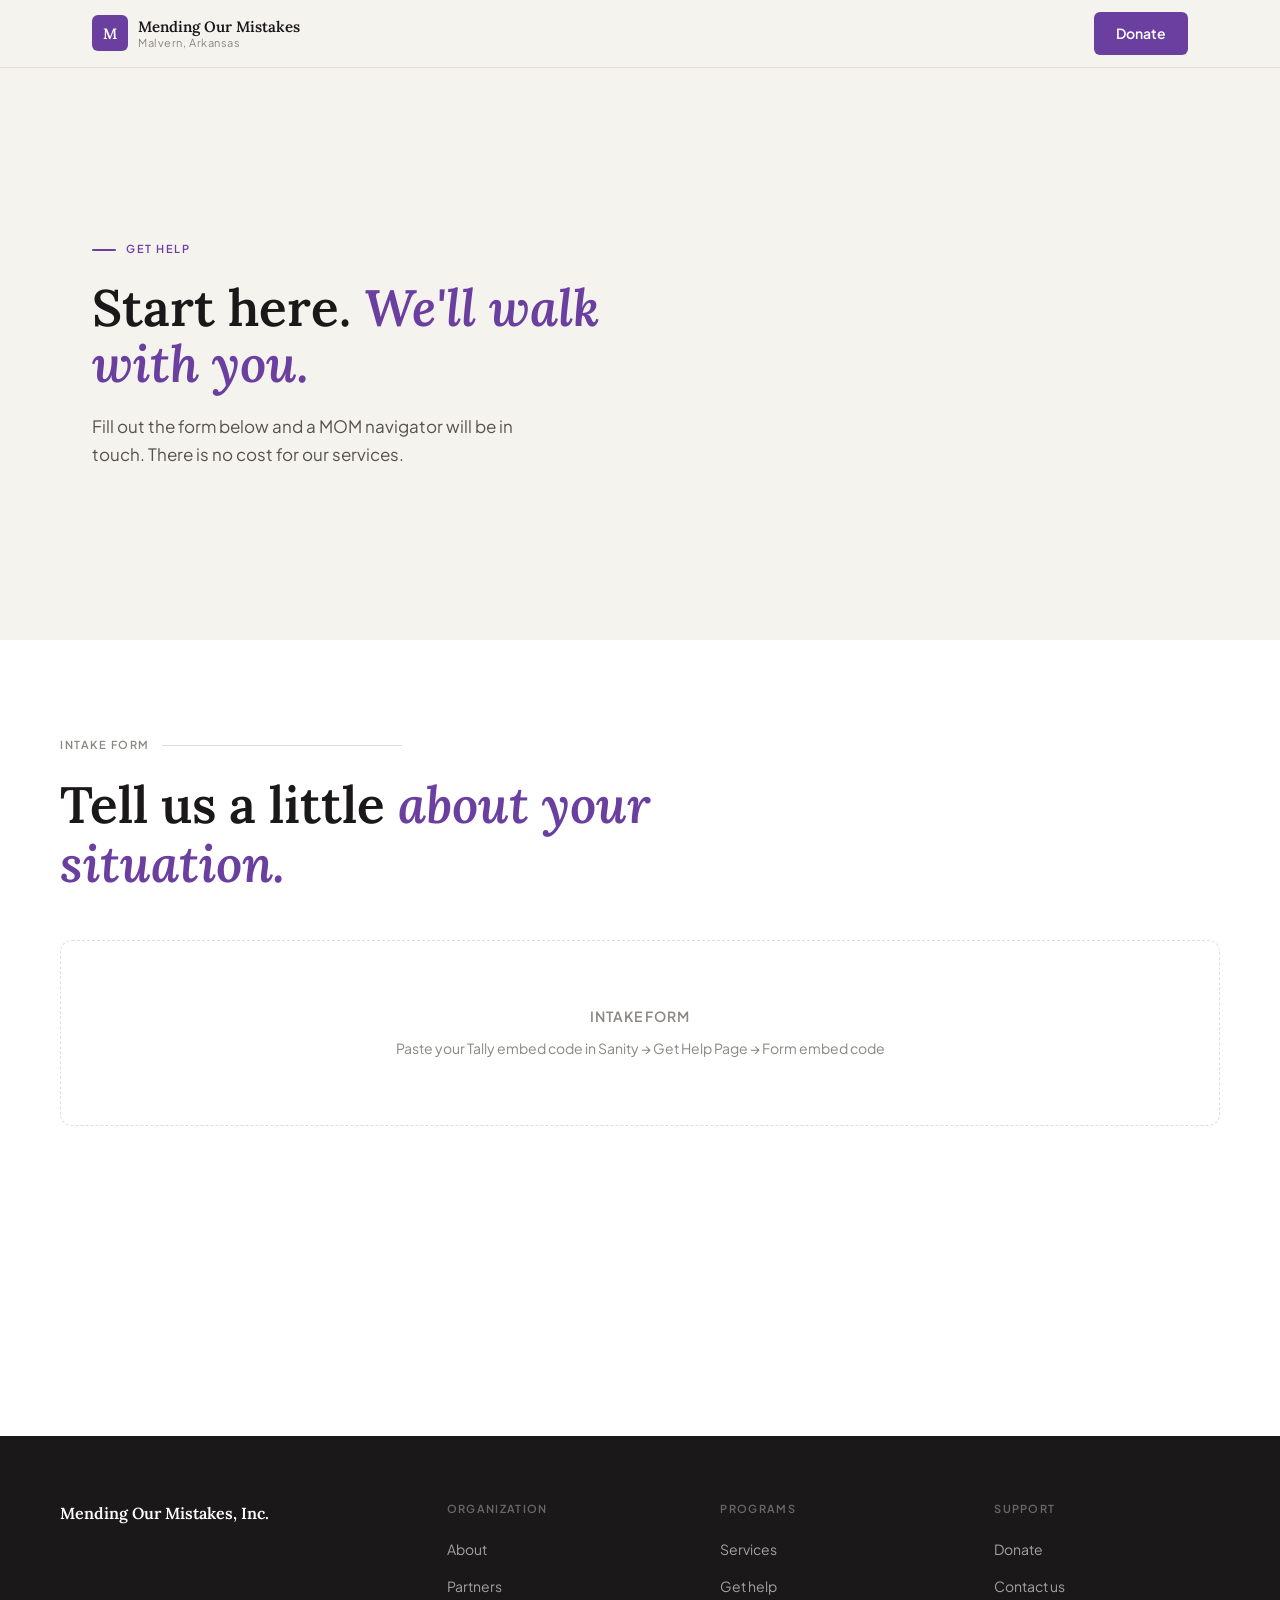
<file: get-help.html>
<!DOCTYPE html>
<html lang="en">
<head>
  <meta charset="UTF-8">
  <meta name="viewport" content="width=device-width, initial-scale=1.0">
  <title>Get Help — Mending Our Mistakes</title>
  <meta name="description" content="Apply for services from Mending Our Mistakes. We support noncustodial parents in Arkansas navigating family court.">
  <link rel="preconnect" href="https://fonts.googleapis.com">
  <link rel="preconnect" href="https://fonts.gstatic.com" crossorigin>
  <link href="https://fonts.googleapis.com/css2?family=Lora:ital,wght@0,400;0,600;1,400;1,600&family=Plus+Jakarta+Sans:wght@400;500;600&display=swap" rel="stylesheet">
  <link rel="stylesheet" href="style.css">
</head>
<body>

  <a href="#main-content" class="skip-link">Skip to main content</a>
  <div class="nav-overlay" id="navOverlay" aria-hidden="true"></div>

  <nav aria-label="Main navigation">
    <div class="nav-inner">
      <a href="index.html" class="nav-logo" aria-label="Mending Our Mistakes home">
        <div class="nav-logo-mark"><span>M</span></div>
        <div class="nav-logo-text">
          Mending Our Mistakes
          <small>Malvern, Arkansas</small>
        </div>
      </a>
      <ul class="nav-links" role="list"></ul>
      <a href="donate.html" class="btn-donate">Donate</a>
      <button class="nav-mobile-toggle" aria-label="Open menu" aria-expanded="false">
        <span></span><span></span><span></span>
      </button>
    </div>
  </nav>

  <div class="interior-hero" id="main-content">
    <div class="interior-hero-inner">
      <div class="interior-hero-media" id="interiorHeroMedia">
        <video class="interior-hero-video" id="interiorHeroVideo" autoplay muted loop playsinline style="display:none"></video>
        <img class="hero-fallback" id="interiorHeroImg" src="[data-uri]" alt="" aria-hidden="true">
        <button class="interior-hero-toggle" id="interiorVideoToggle" aria-label="Pause background video" aria-pressed="false" style="display:none">
          <svg class="icon-pause" width="12" height="12" viewBox="0 0 16 16" fill="currentColor" aria-hidden="true"><rect x="3" y="2" width="4" height="12" rx="1"/><rect x="9" y="2" width="4" height="12" rx="1"/></svg>
          <svg class="icon-play" width="12" height="12" viewBox="0 0 16 16" fill="currentColor" aria-hidden="true" style="display:none"><path d="M4 2.5a1 1 0 0 1 1.5-.87l8 5.5a1 1 0 0 1 0 1.74l-8 5.5A1 1 0 0 1 4 13.5v-11z"/></svg>
        </button>
      </div>
      <div class="interior-hero-text">
        <div class="interior-hero-label" id="heroLabel">Get help</div>
        <h1 id="heroHeadline">Start here. <em>We'll walk with you.</em></h1>
        <p class="interior-hero-sub" id="heroSubhead">Fill out the form below and a MOM navigator will be in touch. There is no cost for our services.</p>
      </div>
    </div>
  </div>

  <section class="mission" aria-labelledby="form-heading" id="intakeForm">
    <div class="section-inner">
      <div class="section-label"><span id="formSectionLabel">Intake form</span></div>
      <h2 class="display" id="form-heading" id="formHeadline">Tell us a little <em>about your situation.</em></h2>
      <p id="formIntro" style="font-size:17px;color:var(--text-mid);line-height:1.75;max-width:640px;margin-bottom:48px;"></p>

      <!-- TALLY EMBED — paste your Tally embed code in Sanity under "Form embed code" -->
      <!-- It will appear here automatically once added in Sanity -->
      <div id="formEmbed" style="min-height:400px;">
        <!-- Placeholder shown until embed code is added in Sanity -->
        <div style="border:1.5px dashed var(--border);border-radius:12px;padding:64px 32px;text-align:center;color:var(--text-muted);">
          <p style="font-family:var(--font-sans);font-size:14px;font-weight:600;letter-spacing:0.06em;text-transform:uppercase;">Intake form</p>
          <p style="font-size:14px;margin-top:8px;">Paste your Tally embed code in Sanity → Get Help Page → Form embed code</p>
        </div>
      </div>
    </div>
  </section>

  <div id="additionalBlocksAnchor"></div>

  <footer>
    <div class="footer-inner">
      <div class="footer-top">
        <div class="footer-brand">
          <div class="footer-logo-text">Mending Our Mistakes, Inc.</div>
          <p id="footerTagline"></p>
        </div>
        <div class="footer-col">
          <h4>Organization</h4>
          <ul>
            <li><a href="about.html">About</a></li>
            <li><a href="partners.html">Partners</a></li>
          </ul>
        </div>
        <div class="footer-col">
          <h4>Programs</h4>
          <ul>
            <li><a href="services.html">Services</a></li>
            <li><a href="get-help.html">Get help</a></li>
          </ul>
        </div>
        <div class="footer-col">
          <h4>Support</h4>
          <ul>
            <li><a href="donate.html">Donate</a></li>
            <li><a href="mailto:admin@mendingourmistakes.org" id="footerEmail">Contact us</a></li>
          </ul>
        </div>
      </div>
      <div class="footer-bottom">
        <span id="footerCopyright"></span>
        <span id="footerCounties"></span>
      </div>
    </div>
  </footer>

  <script src="seo.js"></script>
  <script src="animations.js"></script>
  <script src="blocks.js"></script>
  <script src="nav.js"></script>
  <script src="get-help.js"></script>
  <script>
    const navToggle = document.querySelector('.nav-mobile-toggle');
    const navLinks = document.querySelector('.nav-links');
    const navOverlay = document.getElementById('navOverlay');
    function openNav() {
      navLinks.classList.add('mobile-open');
      navOverlay.style.display = 'block';
      requestAnimationFrame(() => navOverlay.classList.add('open'));
      navToggle.setAttribute('aria-expanded', 'true');
      navToggle.setAttribute('aria-label', 'Close menu');
      document.body.style.overflow = 'hidden';
    }
    function closeNav() {
      navLinks.classList.remove('mobile-open');
      navOverlay.classList.remove('open');
      navOverlay.addEventListener('transitionend', () => { navOverlay.style.display = 'none'; }, { once: true });
      navToggle.setAttribute('aria-expanded', 'false');
      navToggle.setAttribute('aria-label', 'Open menu');
      document.body.style.overflow = '';
    }
    navToggle.addEventListener('click', () => { navLinks.classList.contains('mobile-open') ? closeNav() : openNav(); });
    navOverlay.addEventListener('click', closeNav);
    document.addEventListener('keydown', e => { if (e.key === 'Escape' && navLinks.classList.contains('mobile-open')) closeNav(); });
  </script>
</body>
</html>
</file>
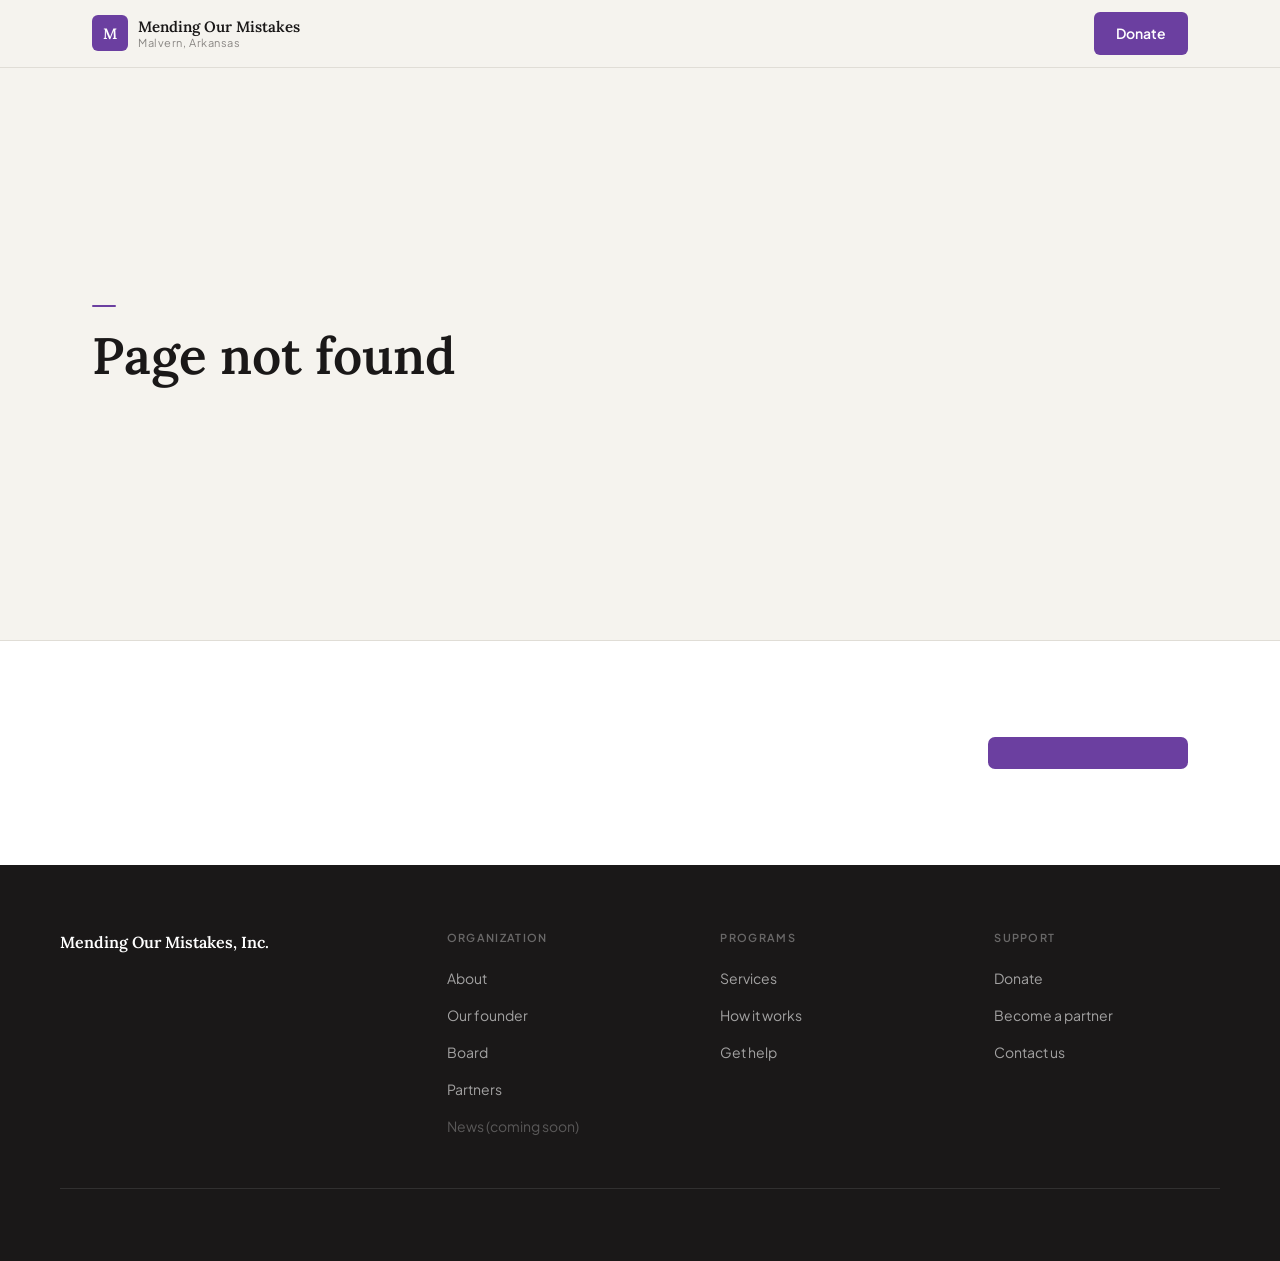
<file: page.html>
<!DOCTYPE html>
<html lang="en">
<head>
  <meta charset="UTF-8">
  <meta name="viewport" content="width=device-width, initial-scale=1.0">
  <title>Mending Our Mistakes</title>
  <link rel="preconnect" href="https://fonts.googleapis.com">
  <link rel="preconnect" href="https://fonts.gstatic.com" crossorigin>
  <link href="https://fonts.googleapis.com/css2?family=Lora:ital,wght@0,400;0,600;1,400;1,600&family=Plus+Jakarta+Sans:wght@400;500;600&display=swap" rel="stylesheet">
  <link rel="stylesheet" href="style.css">
</head>
<body>

  <a href="#main-content" class="skip-link">Skip to main content</a>
  <div class="nav-overlay" id="navOverlay" aria-hidden="true"></div>

  <nav aria-label="Main navigation">
    <div class="nav-inner">
      <a href="index.html" class="nav-logo" aria-label="Mending Our Mistakes home">
        <div class="nav-logo-mark"><span>M</span></div>
        <div class="nav-logo-text">
          Mending Our Mistakes
          <small>Malvern, Arkansas</small>
        </div>
      </a>
      <ul class="nav-links" role="list"></ul>
      <a href="donate.html" class="btn-donate">Donate</a>
      <button class="nav-mobile-toggle" aria-label="Open menu" aria-expanded="false">
        <span></span><span></span><span></span>
      </button>
    </div>
  </nav>

  <div class="interior-hero" id="pageHero" id="main-content">
    <div class="interior-hero-inner">
      <div class="interior-hero-media" id="pageHeroMedia">
        <video
          class="interior-hero-video"
          id="pageHeroVideo"
          autoplay muted loop playsinline
          style="display:none"
        ></video>
        <img
          class="hero-fallback"
          id="pageHeroImg"
          src="[data-uri]"
          alt=""
          aria-hidden="true"
        >
        <button
          class="interior-hero-toggle"
          id="pageVideoToggle"
          aria-label="Pause background video"
          aria-pressed="false"
          style="display:none"
        >
          <svg class="icon-pause" width="12" height="12" viewBox="0 0 16 16" fill="currentColor" aria-hidden="true">
            <rect x="3" y="2" width="4" height="12" rx="1"/>
            <rect x="9" y="2" width="4" height="12" rx="1"/>
          </svg>
          <svg class="icon-play" width="12" height="12" viewBox="0 0 16 16" fill="currentColor" aria-hidden="true" style="display:none">
            <path d="M4 2.5a1 1 0 0 1 1.5-.87l8 5.5a1 1 0 0 1 0 1.74l-8 5.5A1 1 0 0 1 4 13.5v-11z"/>
          </svg>
        </button>
      </div>
      <div class="interior-hero-text">
        <div class="interior-hero-label" id="pageHeroLabel"></div>
        <h1 id="pageHeroHeadline"></h1>
        <p class="interior-hero-sub" id="pageHeroSub"></p>
      </div>
    </div>
  </div>

  <div id="pageBlocksAnchor"></div>

  <div class="donate-cta" role="region" aria-label="Donate">
    <div class="donate-cta-inner">
      <div>
        <h2></h2>
        <p id="pageDonateCTABody"></p>
      </div>
      <div class="donate-cta-actions">
        <a href="donate.html" class="btn-primary btn-large" id="pageDonateCTAPrimary"></a>
        <a href="#" class="btn-outline btn-large" id="pageDonateCTASecondary" style="display:none"></a>
      </div>
    </div>
  </div>

  <footer>
    <div class="footer-inner">
      <div class="footer-top">
        <div class="footer-brand">
          <div class="footer-logo-text">Mending Our Mistakes, Inc.</div>
          <p id="footerTagline"></p>
        </div>
        <div class="footer-col">
          <h4>Organization</h4>
          <ul>
            <li><a href="about.html">About</a></li>
            <li><a href="about.html#rachel">Our founder</a></li>
            <li><a href="about.html#board">Board</a></li>
            <li><a href="partners.html">Partners</a></li>
            <li><span class="coming">News (coming soon)</span></li>
          </ul>
        </div>
        <div class="footer-col">
          <h4>Programs</h4>
          <ul>
            <li><a href="services.html">Services</a></li>
            <li><a href="how-it-works.html">How it works</a></li>
            <li><a href="get-help.html">Get help</a></li>
          </ul>
        </div>
        <div class="footer-col">
          <h4>Support</h4>
          <ul>
            <li><a href="donate.html">Donate</a></li>
            <li><a href="partners.html">Become a partner</a></li>
            <li><a href="mailto:info@mendingourmistakes.org" id="footerEmail">Contact us</a></li>
          </ul>
        </div>
      </div>
      <div class="footer-bottom">
        <span id="footerCopyright"></span>
        <span id="footerCounties"></span>
      </div>
    </div>
  </footer>

  <script src="seo.js"></script>
  <script src="animations.js"></script>
  <script src="blocks.js"></script>
  <script src="nav.js"></script>
  <script src="page.js"></script>
  <script>
    const navToggle = document.querySelector('.nav-mobile-toggle');
    const navLinks  = document.querySelector('.nav-links');
    const navOverlay = document.getElementById('navOverlay');

    function openNav() {
      navLinks.classList.add('mobile-open');
      navOverlay.style.display = 'block';
      requestAnimationFrame(() => navOverlay.classList.add('open'));
      navToggle.setAttribute('aria-expanded', 'true');
      navToggle.setAttribute('aria-label', 'Close menu');
      document.body.style.overflow = 'hidden';
    }

    function closeNav() {
      navLinks.classList.remove('mobile-open');
      navOverlay.classList.remove('open');
      navOverlay.addEventListener('transitionend', () => {
        navOverlay.style.display = 'none';
      }, { once: true });
      navToggle.setAttribute('aria-expanded', 'false');
      navToggle.setAttribute('aria-label', 'Open menu');
      document.body.style.overflow = '';
    }

    navToggle.addEventListener('click', () => {
      navLinks.classList.contains('mobile-open') ? closeNav() : openNav();
    });
    navOverlay.addEventListener('click', closeNav);
    document.addEventListener('keydown', e => {
      if (e.key === 'Escape' && navLinks.classList.contains('mobile-open')) closeNav();
    });
  </script>
</body>
</html>
</file>
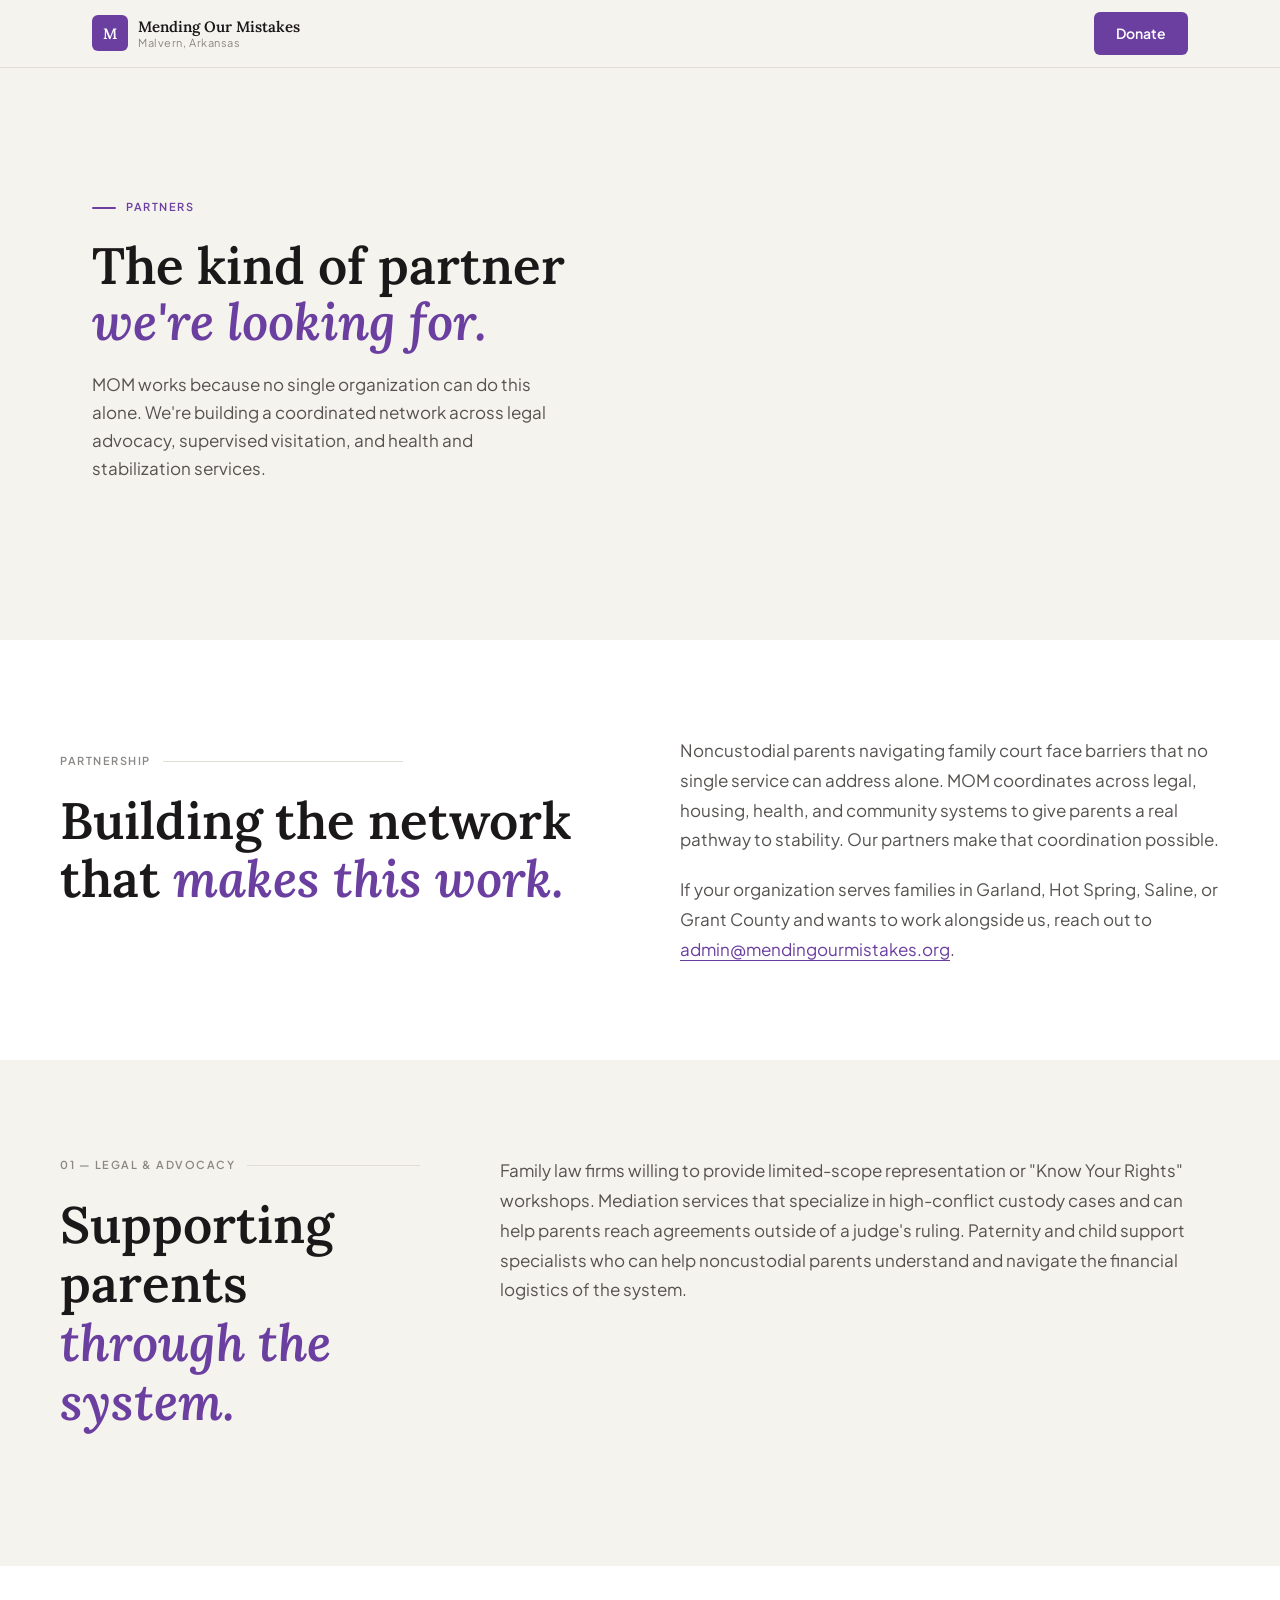
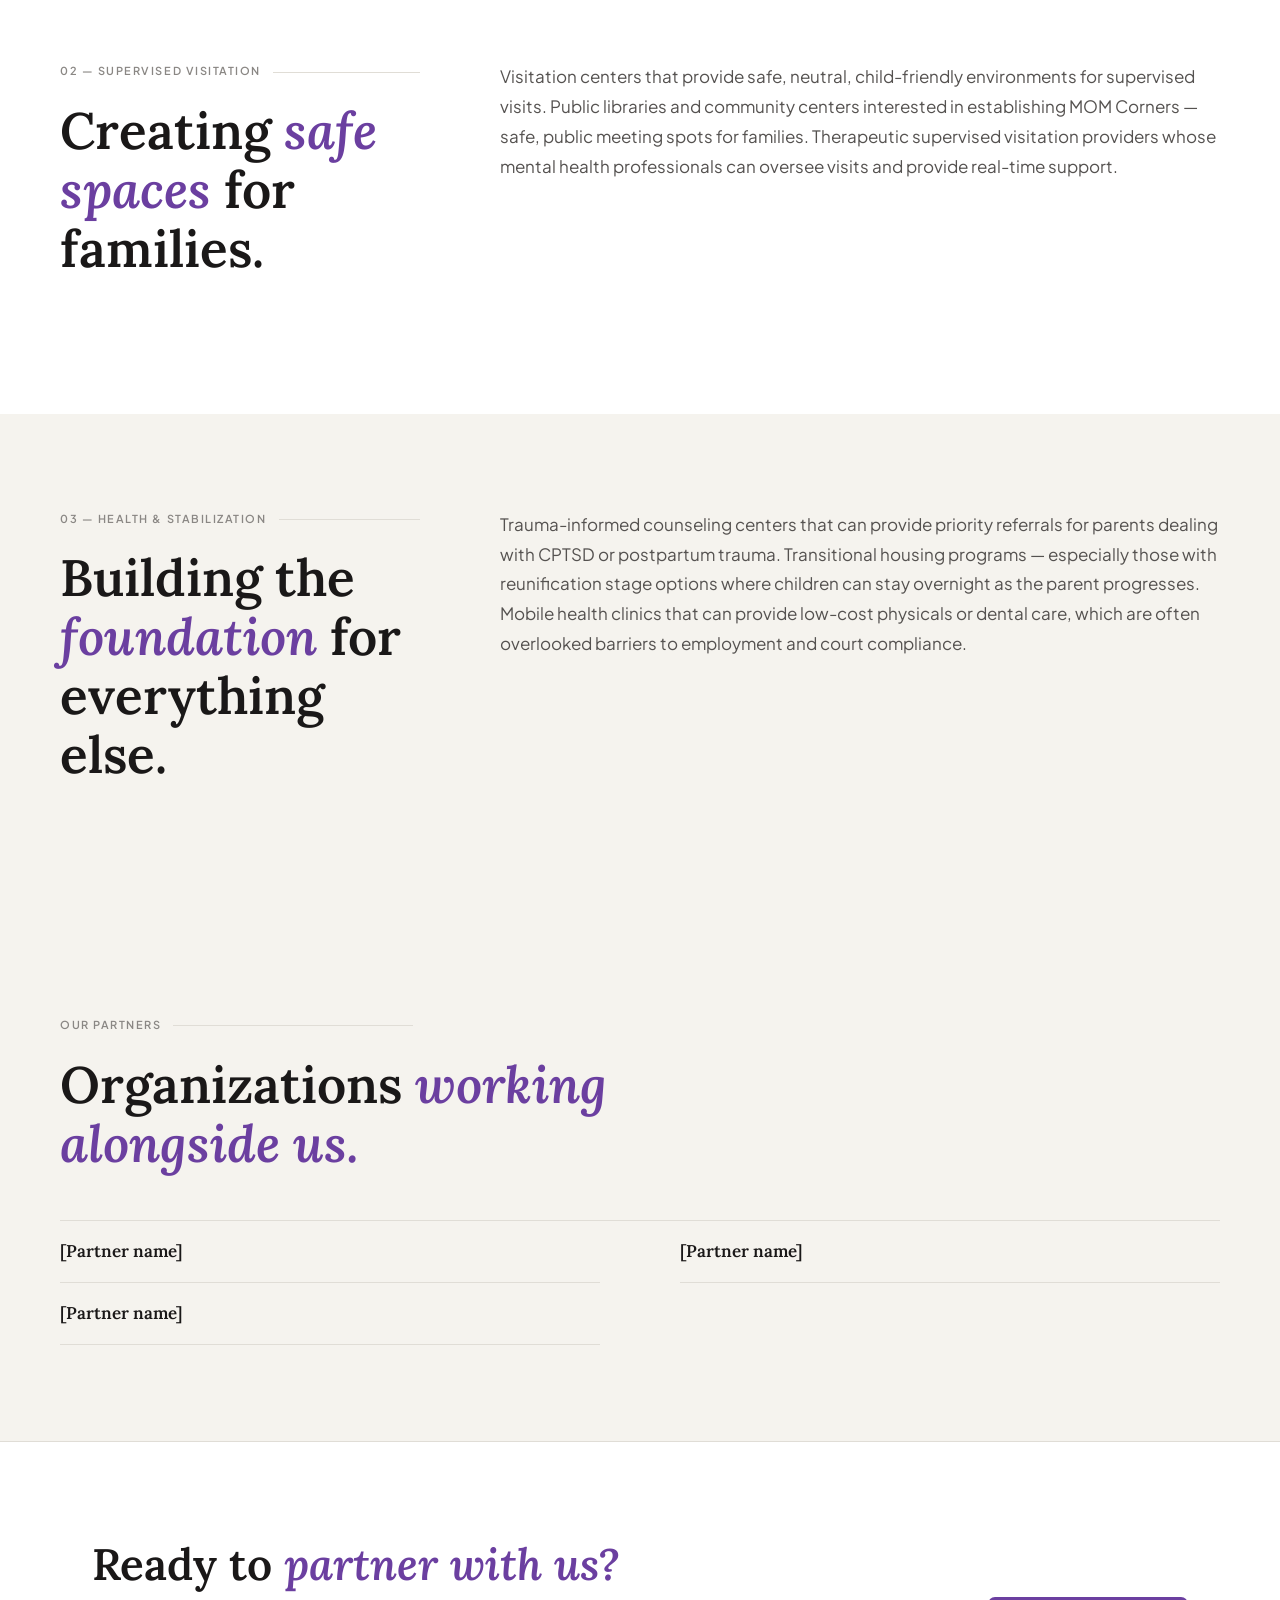
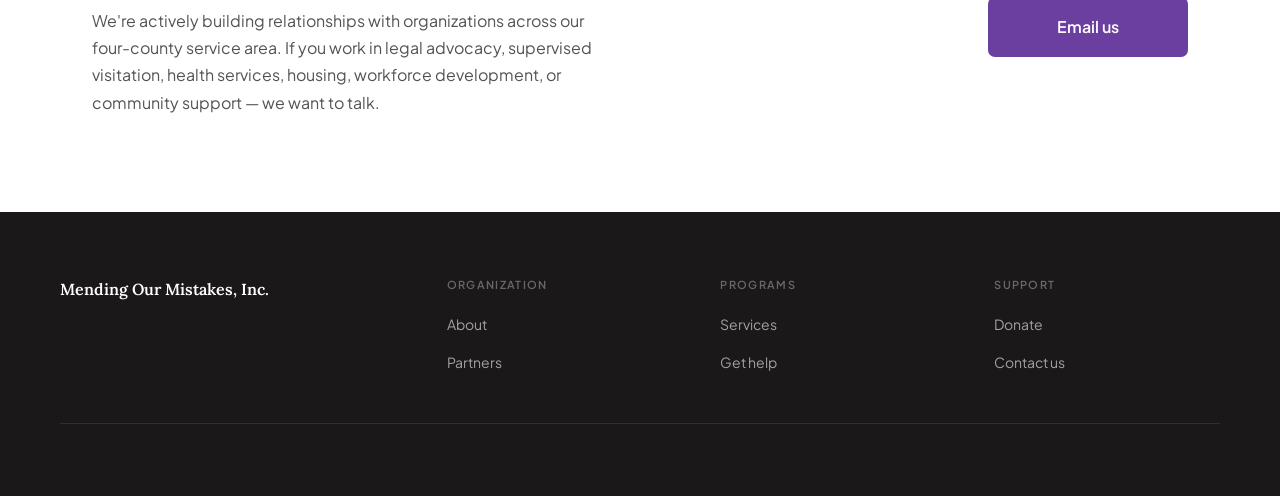
<file: partners.html>
<!DOCTYPE html>
<html lang="en">
<head>
  <meta charset="UTF-8">
  <meta name="viewport" content="width=device-width, initial-scale=1.0">
  <title>Partners — Mending Our Mistakes</title>
  <meta name="description" content="MOM is building a coordinated network of partners across legal advocacy, supervised visitation, and health and stabilization services in Arkansas.">
  <link rel="preconnect" href="https://fonts.googleapis.com">
  <link rel="preconnect" href="https://fonts.gstatic.com" crossorigin>
  <link href="https://fonts.googleapis.com/css2?family=Lora:ital,wght@0,400;0,600;1,400;1,600&family=Plus+Jakarta+Sans:wght@400;500;600&display=swap" rel="stylesheet">
  <link rel="stylesheet" href="style.css">
  
</head>
<body>

  <a href="#main-content" class="skip-link">Skip to main content</a>
  <div class="nav-overlay" id="navOverlay" aria-hidden="true"></div>

  <nav aria-label="Main navigation">
    <div class="nav-inner">
      <a href="index.html" class="nav-logo" aria-label="Mending Our Mistakes home">
        <div class="nav-logo-mark"><span>M</span></div>
        <div class="nav-logo-text">
          Mending Our Mistakes
          <small>Malvern, Arkansas</small>
        </div>
      </a>
      <ul class="nav-links" role="list"></ul>
      <a href="donate.html" class="btn-donate">Donate</a>
      <button class="nav-mobile-toggle" aria-label="Open menu" aria-expanded="false">
        <span></span><span></span><span></span>
      </button>
    </div>
  </nav>

  <div class="interior-hero" id="main-content">
    <div class="interior-hero-inner">
      <div class="interior-hero-media" id="interiorHeroMedia">
        <video class="interior-hero-video" id="interiorHeroVideo" autoplay muted loop playsinline style="display:none"></video>
        <img class="hero-fallback" id="interiorHeroImg" src="[data-uri]" alt="" aria-hidden="true">
        <button class="interior-hero-toggle" id="interiorVideoToggle" aria-label="Pause background video" aria-pressed="false" style="display:none">
          <svg class="icon-pause" width="12" height="12" viewBox="0 0 16 16" fill="currentColor" aria-hidden="true"><rect x="3" y="2" width="4" height="12" rx="1"/><rect x="9" y="2" width="4" height="12" rx="1"/></svg>
          <svg class="icon-play" width="12" height="12" viewBox="0 0 16 16" fill="currentColor" aria-hidden="true" style="display:none"><path d="M4 2.5a1 1 0 0 1 1.5-.87l8 5.5a1 1 0 0 1 0 1.74l-8 5.5A1 1 0 0 1 4 13.5v-11z"/></svg>
        </button>
      </div>
      <div class="interior-hero-text">
        <div class="interior-hero-label" id="heroLabel">Partners</div>
        <h1 id="heroHeadline">The kind of partner <em>we're looking for.</em></h1>
        <p class="interior-hero-sub" id="heroSubhead">MOM works because no single organization can do this alone. We're building a coordinated network across legal advocacy, supervised visitation, and health and stabilization services.</p>
        <div style="margin-top: 28px;">
          <a href="mailto:admin@mendingourmistakes.org" class="btn-primary" id="heroCta" style="display:none"></a>
        </div>
      </div>
    </div>
  </div>

  <section class="mission" aria-labelledby="intro-heading">
    <div class="section-inner">
      <div class="mission-layout">
        <div style="display:flex;flex-direction:column;justify-content:center;">
          <div class="section-label"><span id="introLabel">Partnership</span></div>
          <h2 class="display" id="intro-heading" id="introHeadline">Building the network that <em>makes this work.</em></h2>
        </div>
        <div>
          <p id="introBody" style="font-size:17px;color:var(--text-mid);line-height:1.75;">Noncustodial parents navigating family court face barriers that no single service can address alone. MOM coordinates across legal, housing, health, and community systems to give parents a real pathway to stability. Our partners make that coordination possible.</p>
          <p style="font-size:17px;color:var(--text-mid);line-height:1.75;margin-top:20px;">If your organization serves families in Garland, Hot Spring, Saline, or Grant County and wants to work alongside us, reach out to <a href="mailto:admin@mendingourmistakes.org" id="contactEmail" style="color:var(--purple);text-decoration:none;border-bottom:1px solid var(--purple);">admin@mendingourmistakes.org</a>.</p>
        </div>
      </div>
    </div>
  </section>

  <section class="partners-category" aria-labelledby="cat1-heading">
    <div class="section-inner">
      <div class="partners-category-layout">
        <div class="partners-category-label">
          <div class="section-label"><span id="cat1Label">01 — Legal &amp; Advocacy</span></div>
          <h2 class="display" id="cat1-heading" id="cat1Headline">Supporting parents <em>through the system.</em></h2>
        </div>
        <div class="partners-category-body">
          <p id="cat1Body">Family law firms willing to provide limited-scope representation or "Know Your Rights" workshops. Mediation services that specialize in high-conflict custody cases and can help parents reach agreements outside of a judge's ruling. Paternity and child support specialists who can help noncustodial parents understand and navigate the financial logistics of the system.</p>
        </div>
      </div>
    </div>
  </section>

  <section class="partners-category" aria-labelledby="cat2-heading">
    <div class="section-inner">
      <div class="partners-category-layout">
        <div class="partners-category-label">
          <div class="section-label"><span id="cat2Label">02 — Supervised Visitation</span></div>
          <h2 class="display" id="cat2-heading" id="cat2Headline">Creating <em>safe spaces</em> for families.</h2>
        </div>
        <div class="partners-category-body">
          <p id="cat2Body">Visitation centers that provide safe, neutral, child-friendly environments for supervised visits. Public libraries and community centers interested in establishing MOM Corners — safe, public meeting spots for families. Therapeutic supervised visitation providers whose mental health professionals can oversee visits and provide real-time support.</p>
        </div>
      </div>
    </div>
  </section>

  <section class="partners-category" aria-labelledby="cat3-heading">
    <div class="section-inner">
      <div class="partners-category-layout">
        <div class="partners-category-label">
          <div class="section-label"><span id="cat3Label">03 — Health &amp; Stabilization</span></div>
          <h2 class="display" id="cat3-heading" id="cat3Headline">Building the <em>foundation</em> for everything else.</h2>
        </div>
        <div class="partners-category-body">
          <p id="cat3Body">Trauma-informed counseling centers that can provide priority referrals for parents dealing with CPTSD or postpartum trauma. Transitional housing programs — especially those with reunification stage options where children can stay overnight as the parent progresses. Mobile health clinics that can provide low-cost physicals or dental care, which are often overlooked barriers to employment and court compliance.</p>
        </div>
      </div>
    </div>
  </section>

  <section class="partners-list-section" aria-labelledby="partners-list-heading">
    <div class="section-inner">
      <div class="section-label"><span id="currentPartnersLabel">Our partners</span></div>
      <h2 class="display" id="partners-list-heading" id="currentPartnersHeadline">Organizations <em>working alongside us.</em></h2>
      <ul class="partners-list" id="partnersList">
        <li class="partners-list-item"><span>[Partner name]</span></li>
        <li class="partners-list-item"><span>[Partner name]</span></li>
        <li class="partners-list-item"><span>[Partner name]</span></li>
      </ul>
    </div>
  </section>

  <div class="donate-cta" role="region" aria-label="Become a partner">
    <div class="donate-cta-inner">
      <div>
        <h2 id="bottomCtaHeadline">Ready to <em>partner with us?</em></h2>
        <p id="bottomCtaBody">We're actively building relationships with organizations across our four-county service area. If you work in legal advocacy, supervised visitation, health services, housing, workforce development, or community support — we want to talk.</p>
      </div>
      <div class="donate-cta-actions">
        <a href="mailto:admin@mendingourmistakes.org" class="btn-primary btn-large" id="bottomCtaBtn">Email us</a>
      </div>
    </div>
  </div>

  <div id="additionalBlocksAnchor"></div>

  <footer>
    <div class="footer-inner">
      <div class="footer-top">
        <div class="footer-brand">
          <div class="footer-logo-text">Mending Our Mistakes, Inc.</div>
          <p id="footerTagline"></p>
        </div>
        <div class="footer-col">
          <h4>Organization</h4>
          <ul>
            <li><a href="about.html">About</a></li>
            <li><a href="partners.html">Partners</a></li>
          </ul>
        </div>
        <div class="footer-col">
          <h4>Programs</h4>
          <ul>
            <li><a href="services.html">Services</a></li>
            <li><a href="get-help.html">Get help</a></li>
          </ul>
        </div>
        <div class="footer-col">
          <h4>Support</h4>
          <ul>
            <li><a href="donate.html">Donate</a></li>
            <li><a href="mailto:admin@mendingourmistakes.org" id="footerEmail">Contact us</a></li>
          </ul>
        </div>
      </div>
      <div class="footer-bottom">
        <span id="footerCopyright"></span>
        <span id="footerCounties"></span>
      </div>
    </div>
  </footer>

  <script src="seo.js"></script>
  <script src="animations.js"></script>
  <script src="blocks.js"></script>
  <script src="nav.js"></script>
  <script src="partners.js"></script>
  <script>
    const navToggle = document.querySelector('.nav-mobile-toggle');
    const navLinks = document.querySelector('.nav-links');
    const navOverlay = document.getElementById('navOverlay');
    function openNav() {
      navLinks.classList.add('mobile-open');
      navOverlay.style.display = 'block';
      requestAnimationFrame(() => navOverlay.classList.add('open'));
      navToggle.setAttribute('aria-expanded', 'true');
      navToggle.setAttribute('aria-label', 'Close menu');
      document.body.style.overflow = 'hidden';
    }
    function closeNav() {
      navLinks.classList.remove('mobile-open');
      navOverlay.classList.remove('open');
      navOverlay.addEventListener('transitionend', () => { navOverlay.style.display = 'none'; }, { once: true });
      navToggle.setAttribute('aria-expanded', 'false');
      navToggle.setAttribute('aria-label', 'Open menu');
      document.body.style.overflow = '';
    }
    navToggle.addEventListener('click', () => { navLinks.classList.contains('mobile-open') ? closeNav() : openNav(); });
    navOverlay.addEventListener('click', closeNav);
    document.addEventListener('keydown', e => { if (e.key === 'Escape' && navLinks.classList.contains('mobile-open')) closeNav(); });
  </script>
</body>
</html>
</file>
<file: style.css>
/* ─── ACCESSIBILITY FOUNDATIONS ───────────────────────── */

/* Skip to main content — visible on focus, hidden otherwise */
.skip-link {
  position: absolute;
  top: -100%;
  left: 16px;
  z-index: 9999;
  background: #6b3fa0;
  color: #fff;
  font-family: 'Plus Jakarta Sans', system-ui, sans-serif;
  font-size: 14px;
  font-weight: 600;
  padding: 10px 20px;
  border-radius: 0 0 6px 6px;
  text-decoration: none;
  transition: top 0.15s;
}

.skip-link:focus {
  top: 0;
}

/* Global focus ring — visible, on-brand, never removed */
:focus-visible {
  outline: 3px solid #6b3fa0;
  outline-offset: 3px;
  border-radius: 3px;
}

:focus:not(:focus-visible) {
  outline: none;
}

/* Reduced motion: disable transitions and animations */
@media (prefers-reduced-motion: reduce) {
  *, *::before, *::after {
    animation-duration: 0.01ms !important;
    animation-iteration-count: 1 !important;
    transition-duration: 0.01ms !important;
    scroll-behavior: auto !important;
  }
}

*, *::before, *::after { box-sizing: border-box; margin: 0; padding: 0; }

:root {
  --purple: #6b3fa0;
  --purple-dark: #4e2d78;
  --purple-light: #f0eaf8;
  --bg: #F5F3EE;
  --bg-white: #ffffff;
  --text: #1a1818;
  --text-mid: #555250;
  --text-muted: #8a8784;
  --border: #e0ddd6;
  --font-serif: 'Lora', Georgia, serif;
  --font-sans: 'Plus Jakarta Sans', system-ui, sans-serif;
  --max: 1160px;
  --nav-h: 68px;
}

html { scroll-behavior: smooth; }

body {
  font-family: var(--font-sans);
  background: var(--bg);
  color: var(--text);
  font-size: 16px;
  line-height: 1.7;
  -webkit-font-smoothing: antialiased;
}

/* ─── NAV ─────────────────────────────────────────────── */

nav {
  position: sticky;
  top: 0;
  z-index: 100;
  height: var(--nav-h);
  background: rgba(245, 243, 238, 0.96);
  backdrop-filter: blur(8px);
  border-bottom: 0.5px solid var(--border);
  display: flex;
  align-items: center;
}

.nav-inner {
  max-width: var(--max);
  margin: 0 auto;
  padding: 0 32px;
  width: 100%;
  display: flex;
  align-items: center;
  gap: 40px;
}

.nav-logo {
  display: flex;
  align-items: center;
  gap: 10px;
  text-decoration: none;
  flex-shrink: 0;
}

.nav-logo-mark {
  width: 36px;
  height: 36px;
  background: var(--purple);
  border-radius: 6px;
  display: flex;
  align-items: center;
  justify-content: center;
}

.nav-logo-mark span {
  font-family: var(--font-serif);
  font-weight: 600;
  color: #fff;
  font-size: 15px;
}

.nav-logo-text {
  font-family: var(--font-serif);
  font-weight: 600;
  font-size: 15px;
  color: var(--text);
  line-height: 1.2;
}

.nav-logo-text small {
  display: block;
  font-family: var(--font-sans);
  font-weight: 400;
  font-size: 11px;
  color: var(--text-muted);
  letter-spacing: 0.05em;
}

.nav-links {
  display: flex;
  align-items: center;
  gap: 28px;
  list-style: none;
  margin-left: auto;
}

.nav-links a {
  font-size: 15px;
  font-weight: 600;
  color: var(--text);
  text-decoration: none;
  transition: color 0.15s;
}

.nav-links a {
  position: relative;
}

.nav-links a::after {
  content: '';
  position: absolute;
  bottom: -3px;
  left: 0;
  right: 0;
  height: 1.5px;
  background: var(--purple);
  border-radius: 2px;
  transform-origin: right;
  transform: scaleX(0);
  transition: transform 0.3s cubic-bezier(0.22, 1, 0.36, 1), color 0.15s;
}

.nav-links a:hover {
  color: var(--purple);
}

.nav-links a:hover::after {
  transform-origin: left;
  transform: scaleX(1);
}

.nav-coming {
  font-size: 14px;
  font-weight: 500;
  color: var(--text-muted);
  cursor: default;
}

.nav-coming::after {
  content: 'soon';
  font-size: 9px;
  font-weight: 600;
  letter-spacing: 0.06em;
  text-transform: uppercase;
  color: var(--purple);
  background: var(--purple-light);
  padding: 1px 5px;
  border-radius: 4px;
  margin-left: 5px;
  vertical-align: middle;
}

.btn-donate {
  background: var(--purple);
  color: #fff;
  font-family: var(--font-sans);
  font-size: 14px;
  font-weight: 600;
  padding: 10px 22px;
  border-radius: 6px;
  border: none;
  cursor: pointer;
  text-decoration: none;
  transition: background 0.15s;
  white-space: nowrap;
  margin-left: 8px;
}

.btn-donate:hover { background: var(--purple-dark); }

.nav-mobile-toggle {
  display: none;
  background: none;
  border: none;
  cursor: pointer;
  padding: 4px;
  margin-left: auto;
  flex-direction: column;
  gap: 5px;
}

.nav-mobile-toggle span {
  display: block;
  width: 22px;
  height: 1.5px;
  background: var(--text);
  border-radius: 2px;
}

/* ─── BUTTONS ─────────────────────────────────────────── */

.btn-primary {
  background: var(--purple);
  color: #fff;
  font-family: var(--font-sans);
  font-size: 15px;
  font-weight: 600;
  padding: 14px 28px;
  border-radius: 7px;
  border: none;
  cursor: pointer;
  text-decoration: none;
  display: inline-block;
  transition: background 0.15s;
}

.btn-primary:hover { background: var(--purple-dark); }

.btn-outline {
  background: transparent;
  color: var(--text);
  font-family: var(--font-sans);
  font-size: 15px;
  font-weight: 600;
  padding: 14px 28px;
  border-radius: 7px;
  border: 1.5px solid var(--border);
  cursor: pointer;
  text-decoration: none;
  display: inline-block;
  transition: border-color 0.15s;
}

.btn-outline:hover { border-color: var(--text-mid); }

.btn-large {
  font-size: 16px;
  padding: 16px 36px;
  text-align: center;
}

/* ─── SECTION SHELL ───────────────────────────────────── */

section { padding: 96px 32px; }

.section-inner {
  max-width: var(--max);
  margin: 0 auto;
}

.section-label {
  display: flex;
  align-items: center;
  gap: 12px;
  margin-bottom: 20px;
}

.section-label span {
  font-size: 11px;
  font-weight: 600;
  letter-spacing: 0.14em;
  text-transform: uppercase;
  color: var(--text-muted);
  white-space: nowrap;
}

.section-label::after {
  content: '';
  flex: 1;
  height: 0.5px;
  background: var(--border);
  max-width: 240px;
}

.section-num {
  font-family: var(--font-serif);
  font-size: 13px;
  font-weight: 400;
  color: var(--text-muted);
  margin-right: 4px;
}

h2.display {
  font-family: var(--font-serif);
  font-size: clamp(32px, 4vw, 52px);
  font-weight: 600;
  line-height: 1.15;
  color: var(--text);
  margin-bottom: 40px;
  max-width: 760px;
}

h2.display em {
  font-style: italic;
  color: var(--purple);
}


/* ─── HERO VIDEO ──────────────────────────────────────── */

.hero-media {
  position: absolute;
  inset: 0;
  overflow: hidden;
}

.hero-video {
  position: absolute;
  inset: 0;
  width: 100%;
  height: 100%;
  object-fit: cover;
  object-position: center;
}

.hero-fallback {
  position: absolute;
  inset: 0;
  width: 100%;
  height: 100%;
  object-fit: cover;
  object-position: center;
}

/* When video is present and loaded, it sits on top of fallback */
.hero-video:not([style*="display:none"]) + .hero-fallback {
  z-index: -1;
}

.hero-video-toggle {
  position: absolute;
  bottom: 24px;
  right: 24px;
  z-index: 10;
  width: 36px;
  height: 36px;
  border-radius: 50%;
  border: 1.5px solid rgba(255,255,255,0.5);
  background: rgba(0,0,0,0.35);
  color: #fff;
  cursor: pointer;
  display: flex;
  align-items: center;
  justify-content: center;
  transition: background 0.15s, border-color 0.15s;
  backdrop-filter: blur(4px);
}

.hero-video-toggle:hover {
  background: rgba(0,0,0,0.55);
  border-color: rgba(255,255,255,0.8);
}

.hero-video-toggle:focus-visible {
  outline: 3px solid #fff;
  outline-offset: 3px;
}

/* ─── HERO ────────────────────────────────────────────── */

.hero {
  position: relative;
  min-height: calc(92vh - var(--nav-h));
  display: flex;
  align-items: center;
  overflow: hidden;
}

.hero-overlay {
  position: absolute;
  inset: 0;
  background: linear-gradient(100deg, rgba(245,243,238,0.90) 38%, rgba(245,243,238,0.60) 62%, rgba(245,243,238,0.05) 100%);
}

.hero-inner {
  position: relative;
  max-width: var(--max);
  margin: 0 auto;
  padding: 80px 32px;
  width: 100%;
}

.hero-eyebrow {
  display: flex;
  align-items: center;
  gap: 10px;
  margin-bottom: 28px;
}

.hero-eyebrow-line {
  width: 32px;
  height: 2px;
  background: var(--purple);
  border-radius: 2px;
}

.hero-eyebrow span {
  font-size: 11px;
  font-weight: 600;
  letter-spacing: 0.14em;
  text-transform: uppercase;
  color: var(--purple);
}

.hero h1 {
  font-family: var(--font-serif);
  font-size: clamp(40px, 5.5vw, 68px);
  font-weight: 600;
  line-height: 1.1;
  color: var(--text);
  max-width: 640px;
  margin-bottom: 24px;
}

.hero h1 em {
  font-style: italic;
  color: var(--purple);
}

.hero-sub {
  font-size: 18px;
  color: var(--text-mid);
  max-width: 480px;
  line-height: 1.65;
  margin-bottom: 40px;
}

.hero-ctas {
  display: flex;
  gap: 14px;
  flex-wrap: wrap;
}

.hero-location {
  margin-top: 48px;
  font-size: 12px;
  font-weight: 600;
  letter-spacing: 0.1em;
  text-transform: uppercase;
  color: var(--text-muted);
}

/* ─── MISSION ─────────────────────────────────────────── */

.mission { background: var(--bg-white); }

.mission-layout {
  display: grid;
  grid-template-columns: 1fr 1fr;
  gap: 80px;
  align-items: center;
}

.mission-image {
  border-radius: 12px;
  overflow: hidden;
  aspect-ratio: 4/5;
}

.mission-image img {
  width: 100%;
  height: 100%;
  object-fit: cover;
  display: block;
}

.mission-text p {
  font-size: 17px;
  color: var(--text-mid);
  line-height: 1.75;
  margin-bottom: 20px;
}

.mission-detail-list {
  margin-top: 36px;
  border-top: 0.5px solid var(--border);
}

.mission-detail-item {
  display: grid;
  grid-template-columns: 140px 1fr;
  gap: 16px;
  padding: 16px 0;
  border-bottom: 0.5px solid var(--border);
}

.mission-detail-item dt {
  font-size: 11px;
  font-weight: 600;
  letter-spacing: 0.1em;
  text-transform: uppercase;
  color: var(--text-muted);
  padding-top: 2px;
}

.mission-detail-item dd {
  font-size: 15px;
  color: var(--text-mid);
  line-height: 1.6;
}

.mission-detail-item dd strong {
  color: var(--text);
  font-weight: 600;
}

/* ─── WHO WE SERVE ────────────────────────────────────── */

.serve { background: var(--bg); }

.serve-grid {
  display: grid;
  grid-template-columns: repeat(3, 1fr);
  gap: 2px;
  margin-top: 48px;
  border: 0.5px solid var(--border);
  border-radius: 12px;
  overflow: hidden;
}

.serve-card {
  background: var(--bg-white);
  padding: 36px 32px;
}

.serve-card-num {
  font-family: var(--font-serif);
  font-size: 13px;
  color: var(--text-muted);
  margin-bottom: 20px;
}

.serve-card h3 {
  font-family: var(--font-serif);
  font-size: 22px;
  font-weight: 600;
  color: var(--text);
  margin-bottom: 12px;
  line-height: 1.3;
}

.serve-card p {
  font-size: 14px;
  color: var(--text-mid);
  line-height: 1.7;
}

.serve-link {
  display: inline-block;
  margin-top: 20px;
  font-size: 13px;
  font-weight: 600;
  color: var(--purple);
  text-decoration: none;
  border-bottom: 1px solid transparent;
  transition: border-color 0.15s;
}

.serve-link:hover { border-color: var(--purple); }

/* ─── SERVICES ────────────────────────────────────────── */

.services { background: var(--bg-white); }

.services-intro {
  display: grid;
  grid-template-columns: 1fr 1fr;
  gap: 80px;
  align-items: start;
  margin-bottom: 56px;
}

.services-desc {
  font-size: 17px;
  color: var(--text-mid);
  line-height: 1.75;
  padding-top: 60px;
}

.services-grid {
  display: grid;
  grid-template-columns: repeat(4, 1fr);
  border: 0.5px solid var(--border);
  border-radius: 12px;
  overflow: hidden;
}

.service-card {
  padding: 28px 24px;
  border-right: 0.5px solid var(--border);
  border-bottom: 0.5px solid var(--border);
  background: var(--bg-white);
  transition: background 0.15s;
}

.service-card:hover { background: var(--purple-light); }
.service-card:nth-child(4n) { border-right: none; }
.service-card:nth-child(n+5) { border-bottom: none; }

.service-num {
  font-family: var(--font-serif);
  font-size: 12px;
  color: var(--text-muted);
  margin-bottom: 16px;
}

.service-card h3 {
  font-family: var(--font-serif);
  font-size: 17px;
  font-weight: 600;
  color: var(--text);
  margin-bottom: 8px;
  line-height: 1.3;
}

.service-card p {
  font-size: 13px;
  color: var(--text-mid);
  line-height: 1.65;
}

.services-cta {
  margin-top: 40px;
  display: flex;
  align-items: center;
  gap: 16px;
}

/* ─── STATS ───────────────────────────────────────────── */

.stats {
  background: var(--purple);
  padding: 80px 32px;
}

.stats-inner {
  max-width: var(--max);
  margin: 0 auto;
}

.stats-eyebrow {
  font-size: 11px;
  font-weight: 600;
  letter-spacing: 0.14em;
  text-transform: uppercase;
  color: rgba(255,255,255,0.55);
  margin-bottom: 48px;
}

.stats-grid {
  display: grid;
  grid-template-columns: repeat(3, 1fr);
  border-top: 0.5px solid rgba(255,255,255,0.2);
  margin-top: 40px;
}

.stat-item {
  padding: 40px 48px 40px 0;
  border-bottom: 0.5px solid rgba(255,255,255,0.2);
}

.stat-item:not(:last-child) {
  border-right: 0.5px solid rgba(255,255,255,0.2);
  padding-right: 48px;
}

.stat-item:not(:first-child) { padding-left: 48px; }

.stat-item .num {
  font-family: var(--font-serif);
  font-size: clamp(44px, 5vw, 64px);
  font-weight: 600;
  color: #fff;
  line-height: 1;
  margin-bottom: 12px;
}

.stat-item .label {
  font-size: 15px;
  color: rgba(255,255,255,0.7);
  line-height: 1.5;
}

.stats-source {
  margin-top: 28px;
  font-size: 11px;
  font-weight: 600;
  letter-spacing: 0.1em;
  text-transform: uppercase;
  color: rgba(255,255,255,0.35);
}

/* ─── TESTIMONIALS ────────────────────────────────────── */

.testimonials { background: var(--bg); }

.testimonials-grid {
  display: grid;
  grid-template-columns: repeat(3, 1fr);
  gap: 24px;
  margin-top: 48px;
}

.testimonial-card {
  background: var(--bg-white);
  border: 0.5px solid var(--border);
  border-radius: 12px;
  padding: 32px;
}

.testimonial-mark {
  width: 24px;
  height: 3px;
  background: var(--purple);
  border-radius: 2px;
  margin-bottom: 20px;
}

.testimonial-quote {
  font-family: var(--font-serif);
  font-size: 17px;
  font-style: italic;
  color: var(--text);
  line-height: 1.65;
  margin-bottom: 24px;
}

.testimonial-name {
  font-size: 13px;
  font-weight: 600;
  color: var(--text);
}

.testimonial-detail {
  font-size: 12px;
  color: var(--text-muted);
  margin-top: 2px;
}

/* ─── DONATE CTA ──────────────────────────────────────── */

.donate-cta {
  background: var(--bg-white);
  border-top: 0.5px solid var(--border);
}

.donate-cta-inner {
  max-width: var(--max);
  margin: 0 auto;
  padding: 96px 32px;
  display: grid;
  grid-template-columns: 1fr auto;
  gap: 80px;
  align-items: center;
}

.donate-cta h2 {
  font-family: var(--font-serif);
  font-size: clamp(28px, 3.5vw, 44px);
  font-weight: 600;
  color: var(--text);
  line-height: 1.2;
  max-width: 560px;
}

.donate-cta h2 em {
  font-style: italic;
  color: var(--purple);
}

.donate-cta p {
  font-size: 16px;
  color: var(--text-mid);
  margin-top: 16px;
  max-width: 500px;
  line-height: 1.7;
}

.donate-cta-actions {
  display: flex;
  flex-direction: column;
  gap: 12px;
  align-items: stretch;
  flex-shrink: 0;
  min-width: 200px;
}

/* ─── FOOTER ──────────────────────────────────────────── */

footer {
  background: var(--text);
  color: rgba(255,255,255,0.65);
  padding: 64px 32px 40px;
}

.footer-inner { max-width: var(--max); margin: 0 auto; }

.footer-top {
  display: grid;
  grid-template-columns: 1.5fr 1fr 1fr 1fr;
  gap: 48px;
  padding-bottom: 48px;
  border-bottom: 0.5px solid rgba(255,255,255,0.1);
  margin-bottom: 32px;
}

.footer-logo-text {
  font-family: var(--font-serif);
  font-size: 16px;
  font-weight: 600;
  color: #fff;
  margin-bottom: 12px;
}

.footer-brand p {
  font-size: 14px;
  line-height: 1.7;
  max-width: 260px;
}

.footer-col h4 {
  font-size: 11px;
  font-weight: 600;
  letter-spacing: 0.12em;
  text-transform: uppercase;
  color: rgba(255,255,255,0.35);
  margin-bottom: 16px;
}

.footer-col ul {
  list-style: none;
  display: flex;
  flex-direction: column;
  gap: 10px;
}

.footer-col a {
  font-size: 14px;
  color: rgba(255,255,255,0.6);
  text-decoration: none;
  transition: color 0.15s;
}

.footer-col a:hover { color: #fff; }

.footer-col .coming {
  font-size: 14px;
  color: rgba(255,255,255,0.28);
}

.footer-bottom {
  display: flex;
  justify-content: space-between;
  align-items: center;
  font-size: 12px;
  color: rgba(255,255,255,0.28);
  flex-wrap: wrap;
  gap: 8px;
}


/* ─── MOBILE NAV OVERLAY ──────────────────────────────── */

.nav-overlay {
  display: none;
  position: fixed;
  inset: 0;
  background: rgba(73, 29, 96, 0.55);
  backdrop-filter: blur(6px);
  -webkit-backdrop-filter: blur(6px);
  z-index: 98;
  opacity: 0;
  transition: opacity 0.25s ease;
}

.nav-overlay.open {
  opacity: 1;
}

.nav-links.mobile-open {
  display: flex !important;
  flex-direction: column;
  position: absolute;
  top: var(--nav-h);
  left: 0;
  right: 0;
  background: var(--bg);
  border-bottom: 0.5px solid var(--border);
  padding: 28px 32px 32px;
  gap: 4px;
  z-index: 99;
}

.nav-links.mobile-open li a,
.nav-links.mobile-open li span {
  font-family: var(--font-serif) !important;
  font-size: 22px !important;
  font-weight: 600 !important;
  font-style: italic;
  color: var(--purple) !important;
  padding: 8px 0;
  display: block;
  border-bottom: 0.5px solid var(--border);
  text-decoration: none;
  transition: opacity 0.15s;
}

.nav-links.mobile-open li:last-child a,
.nav-links.mobile-open li:last-child span {
  border-bottom: none;
}

.nav-links.mobile-open li a:hover {
  opacity: 0.65;
}

.nav-links.mobile-open .nav-coming {
  color: var(--text-muted) !important;
  font-style: italic;
}

.nav-links.mobile-open .nav-coming::after {
  font-size: 10px;
  vertical-align: middle;
}

/* ─── PAGE HEROES (inner pages) — legacy, keep for fallback ─ */

.page-hero {
  padding: 80px 32px 64px;
  background: var(--bg-white);
  border-bottom: 0.5px solid var(--border);
}

.page-hero-inner {
  max-width: var(--max);
  margin: 0 auto;
}

.page-hero h1 {
  font-family: var(--font-serif);
  font-size: clamp(36px, 4.5vw, 58px);
  font-weight: 600;
  line-height: 1.1;
  color: var(--text);
  max-width: 720px;
  margin-bottom: 20px;
}

.page-hero h1 em {
  font-style: italic;
  color: var(--purple);
}

.page-hero p {
  font-size: 18px;
  color: var(--text-mid);
  max-width: 560px;
  line-height: 1.65;
}

/* ─── RESPONSIVE ──────────────────────────────────────── */

@media (max-width: 900px) {
  section { padding: 72px 24px; }
  .nav-links { display: none; }
  .nav-mobile-toggle { display: flex; margin-left: 12px; }
  .btn-donate { font-size: 12px; padding: 7px 12px; margin-left: auto; margin-right: 0; }
  .nav-inner { gap: 0; }
  .hero h1 { font-size: 36px; }
  .hero-sub { font-size: 16px; }
  .hero-overlay { background: linear-gradient(180deg, rgba(245,243,238,0.90) 50%, rgba(245,243,238,0.40) 100%); }
  .hero-video-toggle { display: none !important; }
  .mission-layout { grid-template-columns: 1fr; gap: 40px; }
  .mission-image { aspect-ratio: 16/9; }
  .services-intro { grid-template-columns: 1fr; gap: 16px; }
  .services-desc { padding-top: 0; }
  .services-grid { grid-template-columns: repeat(2, 1fr); }
  .service-card:nth-child(4n) { border-right: 0.5px solid var(--border); }
  .service-card:nth-child(2n) { border-right: none; }
  .service-card:nth-child(n+5) { border-bottom: 0.5px solid var(--border); }
  .service-card:nth-child(7), .service-card:nth-child(8) { border-bottom: none; }
  .serve-grid { grid-template-columns: 1fr; }
  .stats-grid { grid-template-columns: 1fr; }
  .stat-item:not(:last-child) { border-right: none; }
  .stat-item, .stat-item:not(:first-child) { padding-left: 0; padding-right: 0; }
  .testimonials-grid { grid-template-columns: 1fr; }
  .donate-cta-inner { grid-template-columns: 1fr; gap: 40px; padding: 64px 24px; }
  .footer-top { grid-template-columns: 1fr 1fr; gap: 32px; }
  .footer-bottom { flex-direction: column; text-align: center; }
  .page-hero { padding: 56px 24px 48px; }
}

@media (max-width: 540px) {
  .services-grid { grid-template-columns: 1fr; }
  .service-card { border-right: none !important; border-bottom: 0.5px solid var(--border) !important; }
  .service-card:last-child { border-bottom: none !important; }
  .footer-top { grid-template-columns: 1fr; }
  .hero-ctas { flex-direction: column; }
  .hero-ctas a { text-align: center; }
}

/* ─── ADDITIONAL BLOCKS ───────────────────────────────── */

.block-richtext {
  background: var(--bg-white);
  padding: 96px 32px;
}

.block-richtext .display { max-width: 760px; }

.block-body {
  font-size: 17px;
  color: var(--text-mid);
  line-height: 1.75;
  max-width: 720px;
}

.block-stats { padding: 80px 32px; }

.block-quote {
  border-top: 0.5px solid var(--border);
  border-bottom: 0.5px solid var(--border);
}

.block-imagetext { background: var(--bg); }

.block-cta {
  border-top: 0.5px solid var(--border);
  background: var(--bg-white);
}

.block-partners {
  background: var(--bg);
  padding: 80px 32px;
}

.partner-logo-grid {
  display: flex;
  flex-wrap: wrap;
  gap: 32px;
  align-items: center;
  margin-top: 40px;
}

.partner-logo-item {
  display: flex;
  align-items: center;
  justify-content: center;
  height: 56px;
  opacity: 0.7;
  transition: opacity 0.15s;
}

.partner-logo-item:hover { opacity: 1; }

.partner-logo-item img {
  max-height: 56px;
  max-width: 160px;
  width: auto;
  object-fit: contain;
  filter: grayscale(100%);
  transition: filter 0.15s;
}

.partner-logo-item:hover img { filter: grayscale(0%); }

.partner-logo-name {
  font-family: var(--font-serif);
  font-size: 16px;
  font-weight: 600;
  color: var(--text-muted);
}

.block-testimonials { background: var(--bg); }

@media (max-width: 900px) {
  .block-richtext { padding: 72px 24px; }
  .block-partners { padding: 64px 24px; }
  .partner-logo-grid { gap: 24px; }
}

/* ─── INTERIOR PAGE HERO ──────────────────────────────── */

.interior-hero {
  background: var(--bg);
  min-height: 520px;
  display: flex;
  align-items: center;
  position: relative;
  overflow: hidden;
  padding: 96px 0;
}

.interior-hero.text-only {
  min-height: 320px;
  padding: 80px 32px;
}

.interior-hero-inner {
  max-width: var(--max);
  margin: 0 auto;
  width: 100%;
  padding: 0 32px;
  display: grid;
  grid-template-columns: 1fr 1fr;
  gap: 64px;
  align-items: center;
  min-height: 380px;
}

.interior-hero-media {
  position: relative;
  overflow: hidden;
  background: var(--border);
  border-radius: 12px;
  order: 2;
  min-height: 420px;
  align-self: stretch;
  display: none;
}

.interior-hero-media.has-media {
  display: block;
}

.interior-hero-media img,
.interior-hero-media video {
  position: absolute;
  inset: 0;
  width: 100%;
  height: 100%;
  object-fit: cover;
  object-position: center;
}

.interior-hero-media video {
  z-index: 1;
}

.interior-hero-media img.hero-fallback {
  z-index: 0;
}

.interior-hero-text {
  display: flex;
  flex-direction: column;
  justify-content: center;
  padding: 0;
  background: var(--bg);
  order: 1;
}

.interior-hero-label {
  font-size: 11px;
  font-weight: 600;
  letter-spacing: 0.14em;
  text-transform: uppercase;
  color: var(--purple);
  display: flex;
  align-items: center;
  gap: 10px;
  margin-bottom: 20px;
}

.interior-hero-label::before {
  content: '';
  display: block;
  width: 24px;
  height: 2px;
  background: var(--purple);
  border-radius: 2px;
  flex-shrink: 0;
}

.interior-hero h1 {
  font-family: var(--font-serif);
  font-size: clamp(32px, 4vw, 52px);
  font-weight: 600;
  line-height: 1.1;
  color: var(--text);
  margin-bottom: 20px;
}

.interior-hero h1 em {
  font-style: italic;
  color: var(--purple);
}

.interior-hero-sub {
  font-size: 17px;
  color: var(--text-mid);
  line-height: 1.65;
  max-width: 460px;
}

.interior-hero-toggle {
  position: absolute;
  bottom: 16px;
  right: 16px;
  z-index: 10;
  width: 32px;
  height: 32px;
  border-radius: 50%;
  border: 1.5px solid rgba(255,255,255,0.5);
  background: rgba(0,0,0,0.3);
  color: #fff;
  cursor: pointer;
  display: flex;
  align-items: center;
  justify-content: center;
  transition: background 0.15s, border-color 0.15s;
  backdrop-filter: blur(4px);
}

.interior-hero-toggle:hover {
  background: rgba(0,0,0,0.5);
  border-color: rgba(255,255,255,0.8);
}

.interior-hero-toggle:focus-visible {
  outline: 3px solid #fff;
  outline-offset: 3px;
}

/* Text-only interior hero — centered, max 800px */
.interior-hero.text-only .interior-hero-inner {
  grid-template-columns: 1fr;
  justify-items: center;
  text-align: center;
}

.interior-hero.text-only .interior-hero-text {
  padding: 0;
  max-width: 800px;
  align-items: center;
}

.interior-hero.text-only .interior-hero-label {
  justify-content: center;
}

.interior-hero.text-only .interior-hero-label::before {
  display: none;
}

.interior-hero.text-only .interior-hero-sub {
  max-width: 100%;
}

/* Responsive */
@media (max-width: 900px) {
  .interior-hero {
    min-height: auto;
    padding: 0;
  }

  .interior-hero-inner {
    display: block;
    max-width: 100%;
    padding: 0;
    gap: 0;
  }

  .interior-hero-media {
    border-radius: 0;
    aspect-ratio: 3/2;
    max-height: 300px;
    width: 100%;
    order: 1;
  }

  .interior-hero-text {
    padding: 40px 24px 56px;
    order: 2;
  }

  .interior-hero.text-only {
    padding: 56px 24px;
    min-height: auto;
  }

  .interior-hero-sub { max-width: 100%; }
}

/* ─── ANIMATIONS ──────────────────────────────────────── */

/* Only run if user hasn't requested reduced motion */
@media (prefers-reduced-motion: no-preference) {

  /* Fade-up keyframe */
  @keyframes fadeUp {
    from {
      opacity: 0;
      transform: translateY(24px);
    }
    to {
      opacity: 1;
      transform: translateY(0);
    }
  }

  /* Hero load animations — staggered sequence */
  .hero-eyebrow {
    animation: fadeUp 0.6s cubic-bezier(0.22, 1, 0.36, 1) both;
    animation-delay: 0.1s;
  }

  .hero h1 {
    animation: fadeUp 0.7s cubic-bezier(0.22, 1, 0.36, 1) both;
    animation-delay: 0.22s;
  }

  .hero-sub {
    animation: fadeUp 0.7s cubic-bezier(0.22, 1, 0.36, 1) both;
    animation-delay: 0.34s;
  }

  .hero-ctas {
    animation: fadeUp 0.7s cubic-bezier(0.22, 1, 0.36, 1) both;
    animation-delay: 0.44s;
  }

  .hero-location {
    animation: fadeUp 0.6s cubic-bezier(0.22, 1, 0.36, 1) both;
    animation-delay: 0.54s;
  }

  /* Interior hero load animations */
  .interior-hero-label {
    animation: fadeUp 0.6s cubic-bezier(0.22, 1, 0.36, 1) both;
    animation-delay: 0.1s;
  }

  .interior-hero h1 {
    animation: fadeUp 0.7s cubic-bezier(0.22, 1, 0.36, 1) both;
    animation-delay: 0.22s;
  }

  .interior-hero-sub {
    animation: fadeUp 0.6s cubic-bezier(0.22, 1, 0.36, 1) both;
    animation-delay: 0.34s;
  }

  .interior-hero-media {
    animation: fadeUp 0.8s cubic-bezier(0.22, 1, 0.36, 1) both;
    animation-delay: 0.15s;
  }

  /* Scroll-triggered fade-up */
  .reveal {
    opacity: 0;
    transform: translateY(24px);
    transition: opacity 0.65s cubic-bezier(0.22, 1, 0.36, 1),
                transform 0.65s cubic-bezier(0.22, 1, 0.36, 1);
  }

  .reveal.visible {
    opacity: 1;
    transform: translateY(0);
  }

  .reveal-delay-1 { transition-delay: 0.1s; }
  .reveal-delay-2 { transition-delay: 0.2s; }
  .reveal-delay-3 { transition-delay: 0.3s; }
  .reveal-delay-4 { transition-delay: 0.4s; }
}

/* Secondary buttons hidden until JS populates them */
.hero-ctas .btn-outline,
.services-cta .btn-outline,
.donate-cta-actions .btn-outline,
#donateCTASecondary,
#pageDonateCTASecondary { display: none; }

/* Secondary buttons hidden until JS populates them */
.hero-ctas .btn-outline,
.services-cta .btn-outline,
.donate-cta-actions .btn-outline,
#donateCTASecondary,
#pageDonateCTASecondary { display: none; }

/* ─── PEOPLE SECTION ─────────────────────────────────── */

.about-people-layout {
  display: grid;
  grid-template-columns: 1fr 1fr;
  gap: 80px;
  align-items: start;
  margin-top: 48px;
}

.about-people-image {
  border-radius: 12px;
  overflow: hidden;
  aspect-ratio: 4/5;
  background: var(--border);
}

.about-people-image img {
  width: 100%;
  height: 100%;
  object-fit: cover;
  display: block;
}

.about-people-right {
  display: flex;
  flex-direction: column;
  justify-content: center;
}

.about-people-list {
  list-style: none;
  border-top: 0.5px solid var(--border);
}

.about-people-item {
  display: flex;
  align-items: center;
  justify-content: space-between;
  padding: 22px 0;
  border-bottom: 0.5px solid var(--border);
  gap: 16px;
}

.about-people-item:last-child { border-bottom: none; }

.about-people-info {
  display: flex;
  flex-direction: column;
  gap: 4px;
}

.about-people-name {
  font-family: var(--font-serif);
  font-size: 19px;
  font-weight: 600;
  color: var(--text);
  line-height: 1.2;
}

.about-people-title {
  font-size: 13px;
  color: var(--text-muted);
}

.about-people-linkedin {
  display: flex;
  align-items: center;
  justify-content: center;
  width: 32px;
  height: 32px;
  border-radius: 6px;
  border: 0.5px solid var(--border);
  color: var(--text-muted);
  text-decoration: none;
  flex-shrink: 0;
  transition: border-color 0.15s, color 0.15s;
}

.about-people-linkedin:hover {
  border-color: var(--purple);
  color: var(--purple);
}

.about-people-linkedin svg { width: 15px; height: 15px; }

@media (max-width: 900px) {
  .about-people-layout {
    grid-template-columns: 1fr;
    gap: 40px;
  }
  .about-people-image { aspect-ratio: 16/9; }
}

/* ─── PARTNERS PAGE ──────────────────────────────────── */

.partners-category { background: var(--bg-white); }
    .partners-category:nth-child(even) { background: var(--bg); }

    .partners-category-layout {
      display: grid;
      grid-template-columns: 1fr 2fr;
      gap: 80px;
      align-items: start;
    }

    .partners-category-label {
      position: sticky;
      top: calc(var(--nav-h) + 24px);
    }

    .partners-category-body p {
      font-size: 17px;
      color: var(--text-mid);
      line-height: 1.75;
    }

    .partners-list-section { background: var(--bg); }

    .partners-list {
      list-style: none;
      border-top: 0.5px solid var(--border);
      margin-top: 48px;
      columns: 2;
      column-gap: 80px;
    }

    .partners-list-item {
      padding: 16px 0;
      border-bottom: 0.5px solid var(--border);
      break-inside: avoid;
    }

    .partners-list-item a {
      font-family: var(--font-serif);
      font-size: 17px;
      font-weight: 600;
      color: var(--text);
      text-decoration: none;
      border-bottom: 1px solid transparent;
      transition: border-color 0.15s, color 0.15s;
    }

    .partners-list-item a:hover {
      color: var(--purple);
      border-color: var(--purple);
    }

    .partners-list-item span {
      font-family: var(--font-serif);
      font-size: 17px;
      font-weight: 600;
      color: var(--text);
    }

    .partners-list-section { background: var(--bg); }

    .partners-list {
      list-style: none;
      border-top: 0.5px solid var(--border);
      margin-top: 48px;
      columns: 2;
      column-gap: 80px;
    }

    .partners-list-item {
      padding: 16px 0;
      border-bottom: 0.5px solid var(--border);
      break-inside: avoid;
    }

    .partners-list-item a {
      font-family: var(--font-serif);
      font-size: 17px;
      font-weight: 600;
      color: var(--text);
      text-decoration: none;
      border-bottom: 1px solid transparent;
      transition: border-color 0.15s, color 0.15s;
    }

    .partners-list-item a:hover {
      color: var(--purple);
      border-color: var(--purple);
    }

    .partners-list-item span {
      font-family: var(--font-serif);
      font-size: 17px;
      font-weight: 600;
      color: var(--text);
    }

    .partners-bottom-cta { background: var(--bg-white); border-top: 0.5px solid var(--border); }

    .partners-bottom-cta-inner {
      max-width: var(--max);
      margin: 0 auto;
      padding: 96px 32px;
      display: grid;
      grid-template-columns: 1fr auto;
      gap: 80px;
      align-items: center;
    }

    .partners-bottom-cta h2 {
      font-family: var(--font-serif);
      font-size: clamp(28px, 3.5vw, 44px);
      font-weight: 600;
      color: var(--text);
      line-height: 1.2;
      max-width: 560px;
    }

    .partners-bottom-cta h2 em { font-style: italic; color: var(--purple); }

    .partners-bottom-cta p {
      font-size: 16px;
      color: var(--text-mid);
      margin-top: 16px;
      max-width: 500px;
      line-height: 1.7;
    }

    .partners-bottom-cta-actions {
      display: flex;
      flex-direction: column;
      gap: 12px;
      align-items: stretch;
      flex-shrink: 0;
      min-width: 200px;
    }

    @media (max-width: 900px) {
      .partners-category-layout { grid-template-columns: 1fr; gap: 24px; }
      .partners-category-label { position: static; }
      .partners-list { columns: 1; }
      .partners-bottom-cta-inner { grid-template-columns: 1fr; gap: 40px; padding: 64px 24px; }
    }
</file>
